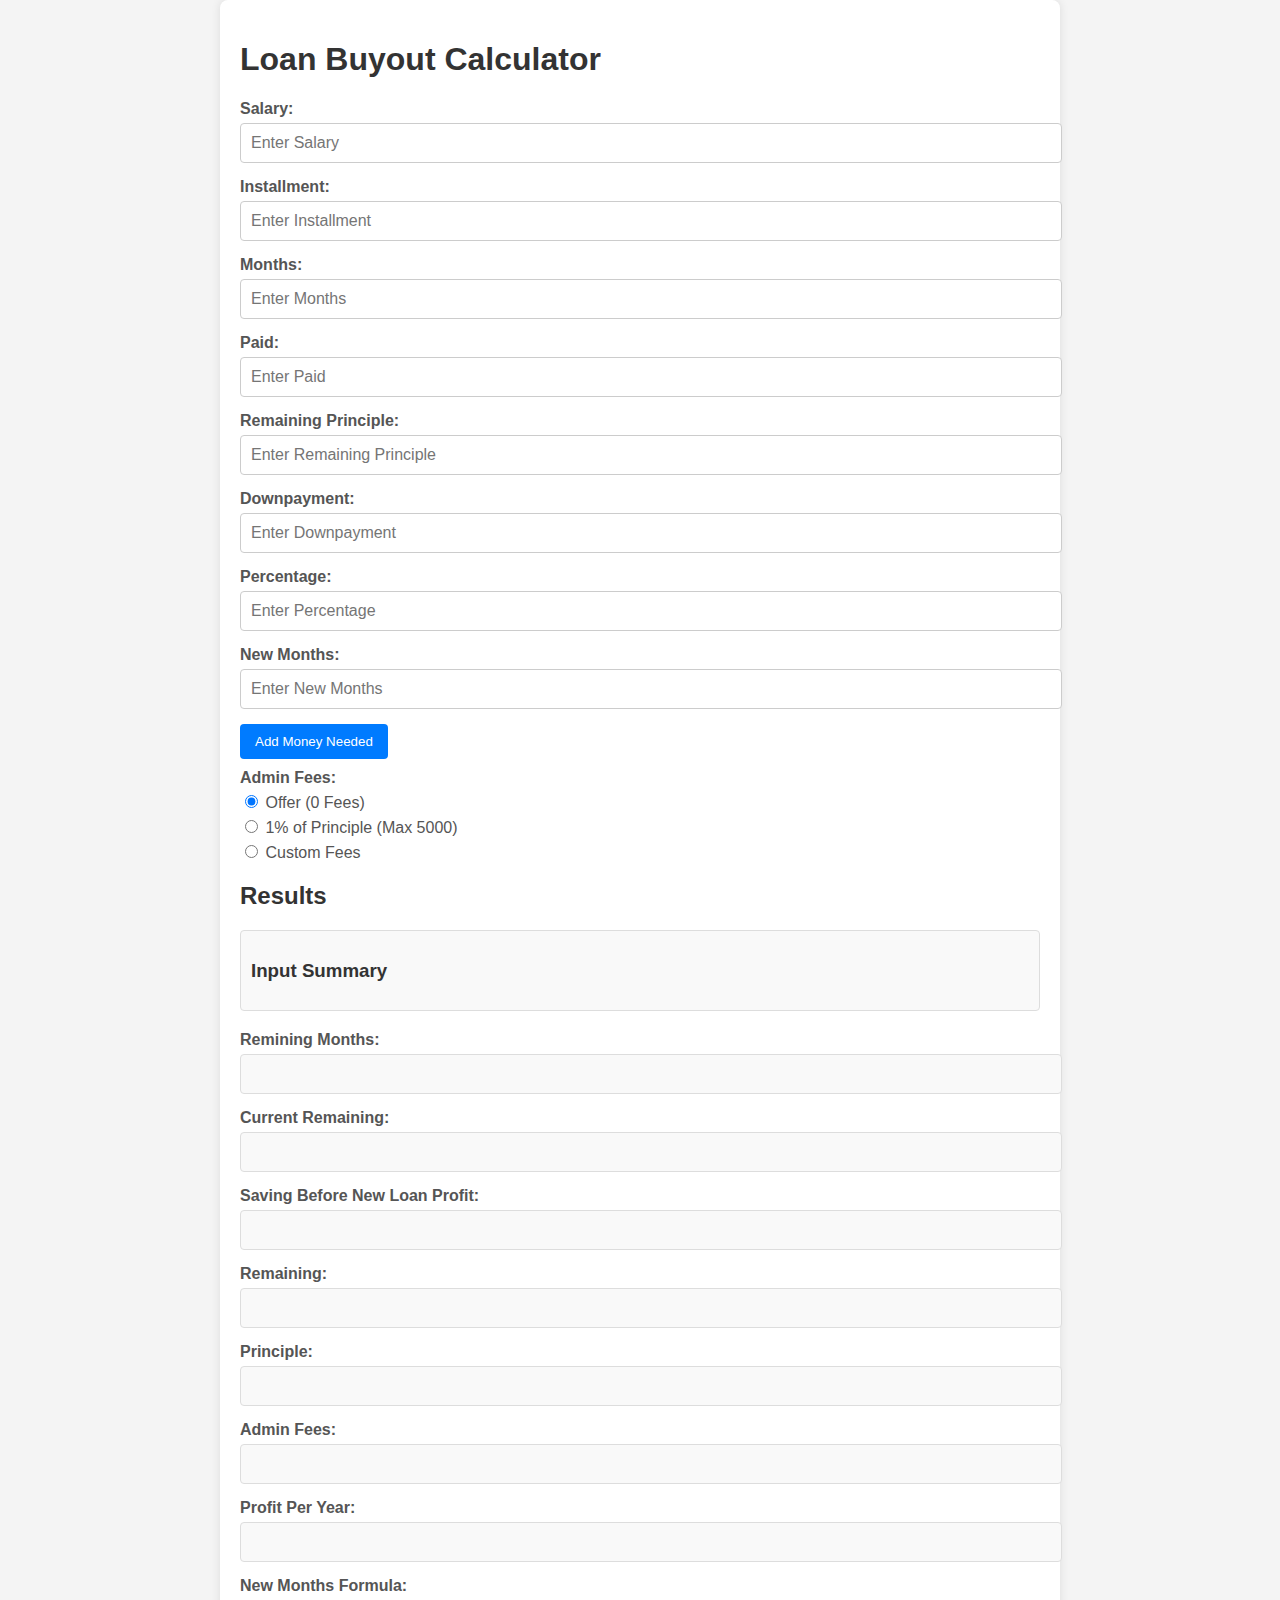
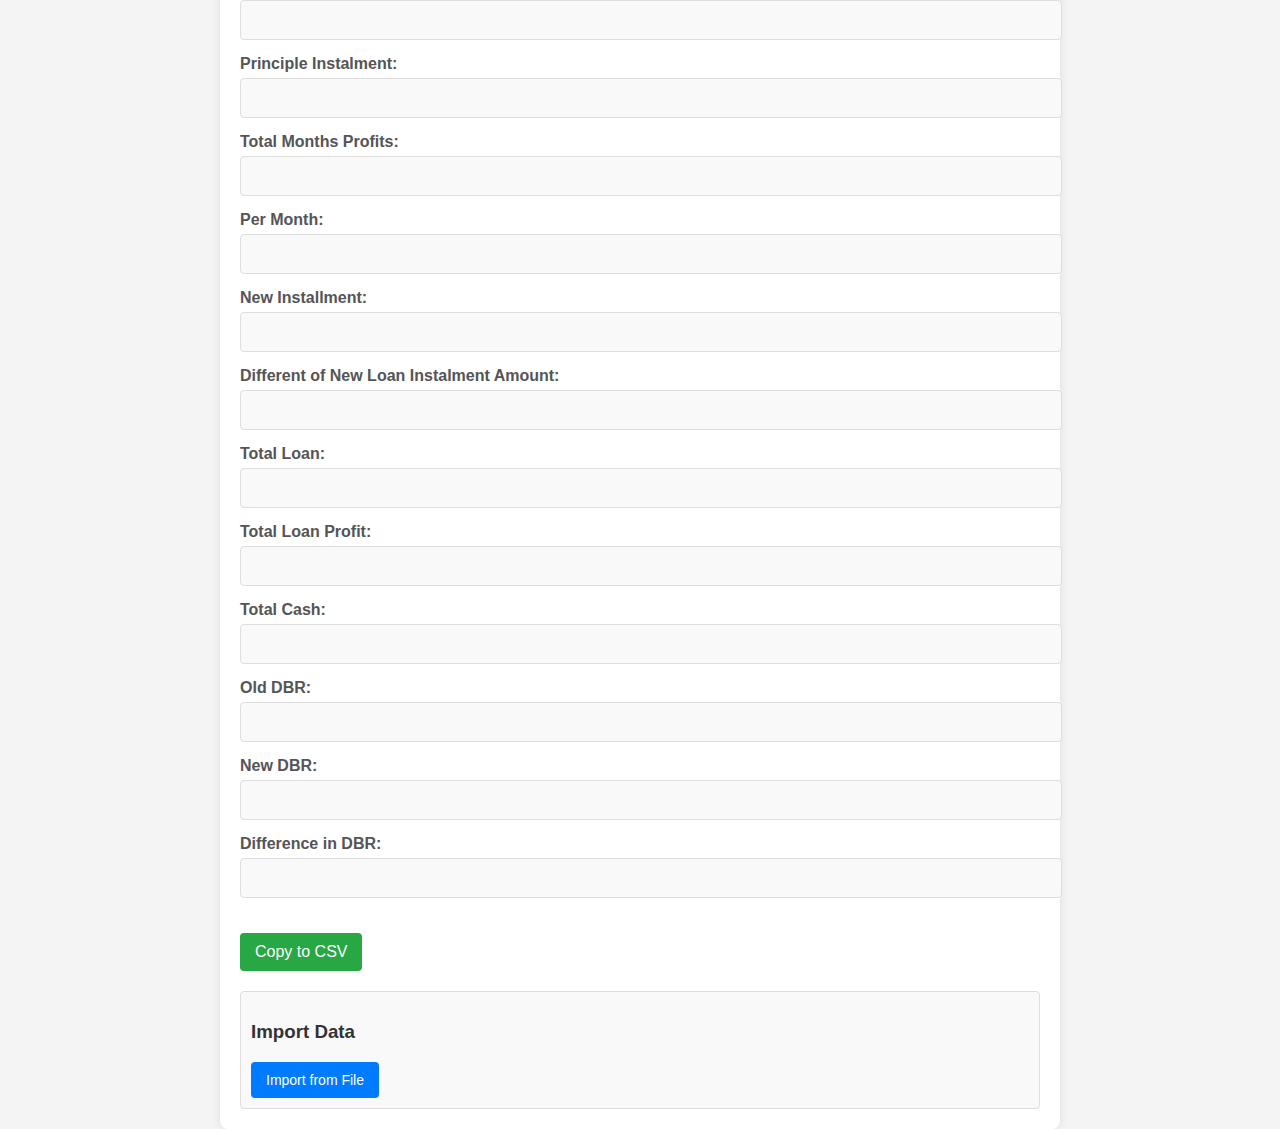
<file: buyout-loan/index.html>
<!DOCTYPE html>
<html lang="en">
<head>
    <meta charset="UTF-8">
    <meta name="viewport" content="width=device-width, initial-scale=1.0">
    <title>Loan Buyout Calculator</title>
    <link rel="stylesheet" href="styles.css">
</head>
<body>
    <div class="container">
        <h1>Loan Buyout Calculator</h1>
        <div class="input-section">
            <label for="salary">Salary:</label>
            <input type="text" id="salary" class="amount-input" placeholder="Enter Salary">

            <label for="installment">Installment:</label>
            <input type="text" id="installment" class="amount-input" placeholder="Enter Installment">

            <label for="months">Months:</label>
            <input type="number" id="months" placeholder="Enter Months">

            <label for="paid">Paid:</label>
            <input type="number" id="paid" placeholder="Enter Paid">

            <label for="remainingPrinciple">Remaining Principle:</label>
            <input type="text" id="remainingPrinciple" class="amount-input" placeholder="Enter Remaining Principle">

            <label for="downpayment">Downpayment:</label>
            <input type="text" id="downpayment" class="amount-input" placeholder="Enter Downpayment">

            <label for="percentage">Percentage:</label>
            <input type="number" id="percentage" placeholder="Enter Percentage">

            <label for="newMonths">New Months:</label>
            <input type="number" id="newMonths" placeholder="Enter New Months">

            <div class="money-needed">
                <button id="addMoneyNeeded">Add Money Needed</button>
                <div id="moneyNeededFields"></div>
            </div>

            <label for="adminFees">Admin Fees:</label>
            <div class="radio-buttons">
                <label><input type="radio" name="adminFees" value="0" checked> Offer (0 Fees)</label>
                <label><input type="radio" name="adminFees" value="1"> 1% of Principle (Max 5000)</label>
                <label><input type="radio" name="adminFees" value="custom"> Custom Fees</label>
            </div>
            <input type="text" id="customFees" class="amount-input" placeholder="Enter Custom Fees" style="display: none;">
        </div>

        <div class="result-section">
            <h2>Results</h2>
            <div class="input-summary">
                <h3>Input Summary</h3>
                <div id="inputSummary"></div>
            </div>
            <div class="results">
                <label for="reminingMonths">Remining Months:</label>
                <input type="text" id="reminingMonths" readonly>

                <label for="currentRemaining">Current Remaining:</label>
                <input type="text" id="currentRemaining" readonly>

                <label for="savingBeforeNewLoanProfit">Saving Before New Loan Profit:</label>
                <input type="text" id="savingBeforeNewLoanProfit" readonly>

                <label for="remaining">Remaining:</label>
                <input type="text" id="remaining" readonly>

                <label for="principle">Principle:</label>
                <input type="text" id="principle" readonly>

                <label for="adminFeesResult">Admin Fees:</label>
                <input type="text" id="adminFeesResult" readonly>

                <label for="profitPerYear">Profit Per Year:</label>
                <input type="text" id="profitPerYear" readonly>

                <label for="newMonthsFormula">New Months Formula:</label>
                <input type="text" id="newMonthsFormula" readonly>

                <label for="principleInstalment">Principle Instalment:</label>
                <input type="text" id="principleInstalment" readonly>

                <label for="totalMonthsProfits">Total Months Profits:</label>
                <input type="text" id="totalMonthsProfits" readonly>

                <label for="perMonth">Per Month:</label>
                <input type="text" id="perMonth" readonly>

                <label for="newInstallment">New Installment:</label>
                <input type="text" id="newInstallment" readonly>

                <label for="differentOfNewLoanInstalmentAmount">Different of New Loan Instalment Amount:</label>
                <input type="text" id="differentOfNewLoanInstalmentAmount" readonly>

                <label for="totalLoan">Total Loan:</label>
                <input type="text" id="totalLoan" readonly>

                <label for="totalLoanProfit">Total Loan Profit:</label>
                <input type="text" id="totalLoanProfit" readonly>

                <label for="totalCash">Total Cash:</label>
                <input type="text" id="totalCash" readonly>

                <label for="oldDBR">Old DBR:</label>
                <input type="text" id="oldDBR" readonly>

                <label for="newDBR">New DBR:</label>
                <input type="text" id="newDBR" readonly>

                <label for="differenceDBR">Difference in DBR:</label>
                <input type="text" id="differenceDBR" readonly>
            </div>
            <button id="copyToCsv">Copy to CSV</button>
        </div>

        <!-- Import Section -->
        <div class="import-section">
            <h3>Import Data</h3>
            <input type="file" id="importFileInput" accept=".csv, .txt" style="display: none;">
            <button id="importFileButton">Import from File</button>
        </div>
    </div>
    <script src="script.js"></script>
</body>
</html>
</file>
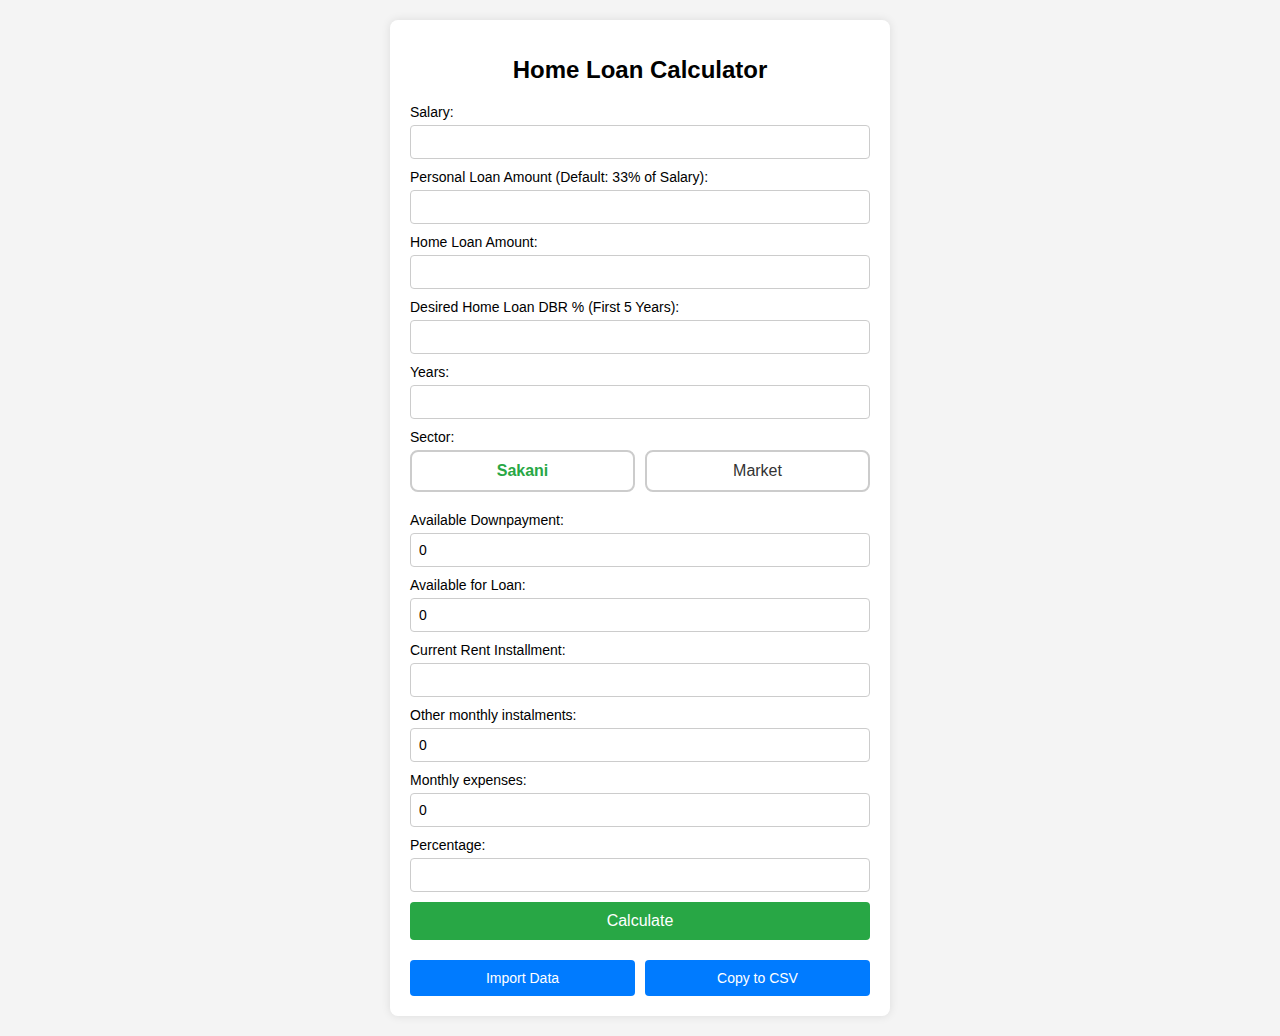
<file: home-calc/index.html>
<!DOCTYPE html>
<html lang="en">
<head>
    <meta charset="UTF-8">
    <meta name="viewport" content="width=device-width, initial-scale=1.0">
    <title>Home Loan Calculator</title>
    <link rel="stylesheet" href="styles.css">
</head>
<body>
    <div class="calculator">
        <h1>Home Loan Calculator</h1>
        <form id="loanForm">
            <label for="salary">Salary:</label>
            <input type="text" id="salary" required>

            <label for="personalLoanAmount">Personal Loan Amount (Default: 33% of Salary):</label>
            <input type="text" id="personalLoanAmount" required>

            <label for="homeLoanAmount">Home Loan Amount:</label>
            <input type="text" id="homeLoanAmount" required>

            <label for="desiredHomeLoanDBR">Desired Home Loan DBR % (First 5 Years):</label>
            <input type="number" id="desiredHomeLoanDBR" required>

            <label for="years">Years:</label>
            <input type="number" id="years" required>

            <label>Sector:</label>
            <div class="sector-options">
                <label class="sector-option">
                    <input type="radio" name="sector" value="sakani" checked>
                    <span>Sakani</span>
                </label>
                <label class="sector-option">
                    <input type="radio" name="sector" value="market">
                    <span>Market</span>
                </label>
            </div>
            <label for="availableDownpayment">Available Downpayment:</label>
            <input type="text" id="availableDownpayment" value="0">

            <label for="availableForLoan">Available for Loan:</label>
            <input type="text" id="availableForLoan" value="0">

            <label for="currentRent">Current Rent Installment:</label>
            <input type="text" id="currentRent" required>

            <label for="otherMonthlyInstalments">Other monthly instalments:</label>
            <input type="text" id="otherMonthlyInstalments" value="0">

            <label for="monthlyExpenses">Monthly expenses:</label>
            <input type="text" id="monthlyExpenses" value="0">

            <label for="percentage">Percentage:</label>
            <input type="number" id="percentage" required>

            <button type="button" onclick="calculateLoan()">Calculate</button>
        </form>

        <div id="results">
            <!-- Results will be displayed here -->
        </div>

        <!-- Add Import and Export Buttons -->
        <div class="import-export-buttons">
            <button id="importButton">Import Data</button>
            <button id="copyToCsvButton">Copy to CSV</button>
        </div>

        <!-- Hidden file input for import -->
        <input type="file" id="importFileInput" accept=".csv, .txt" style="display: none;">
    </div>

    <script src="script.js"></script>
</body>
</html>
</file>
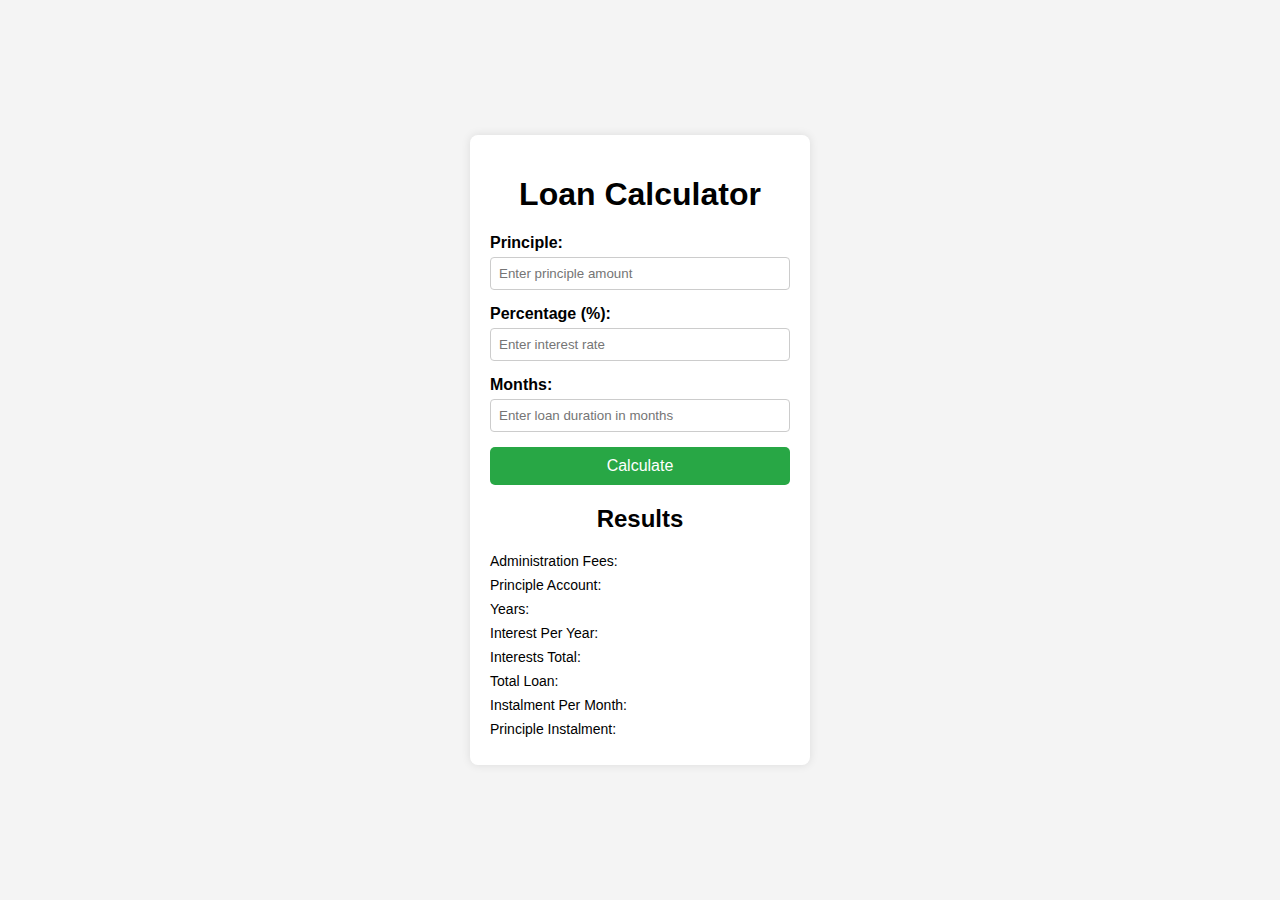
<file: loan-calc/index.html>
<!DOCTYPE html>
<html lang="en">
<head>
    <meta charset="UTF-8">
    <meta name="viewport" content="width=device-width, initial-scale=1.0">
    <title>Loan Calculator</title>
    <link rel="stylesheet" href="styles.css">
</head>
<body>
    <div class="calculator">
        <h1>Loan Calculator</h1>
        <div class="input-group">
            <label for="principle">Principle:</label>
            <input type="text" id="principle" placeholder="Enter principle amount" oninput="formatNumberInput(this)">
        </div>
        <div class="input-group">
            <label for="percentage">Percentage (%):</label>
            <input type="number" id="percentage" placeholder="Enter interest rate" step="0.01">
        </div>
        <div class="input-group">
            <label for="months">Months:</label>
            <input type="number" id="months" placeholder="Enter loan duration in months" min="1" max="60" oninput="validateMonths(this)">
        </div>
        <button onclick="calculateLoan()">Calculate</button>

        <div class="results">
            <h2>Results</h2>
            <p>Administration Fees: <span id="adminFees"></span></p>
            <p>Principle Account: <span id="principleAccount"></span></p>
            <p>Years: <span id="years"></span></p>
            <p>Interest Per Year: <span id="interestPerYear"></span></p>
            <p>Interests Total: <span id="interestsTotal"></span></p>
            <p>Total Loan: <span id="totalLoan"></span></p>
            <p>Instalment Per Month: <span id="instalmentPerMonth"></span></p>
            <p>Principle Instalment: <span id="principleInstalment"></span></p>
        </div>
    </div>

    <script src="script.js"></script>
</body>
</html>
</file>
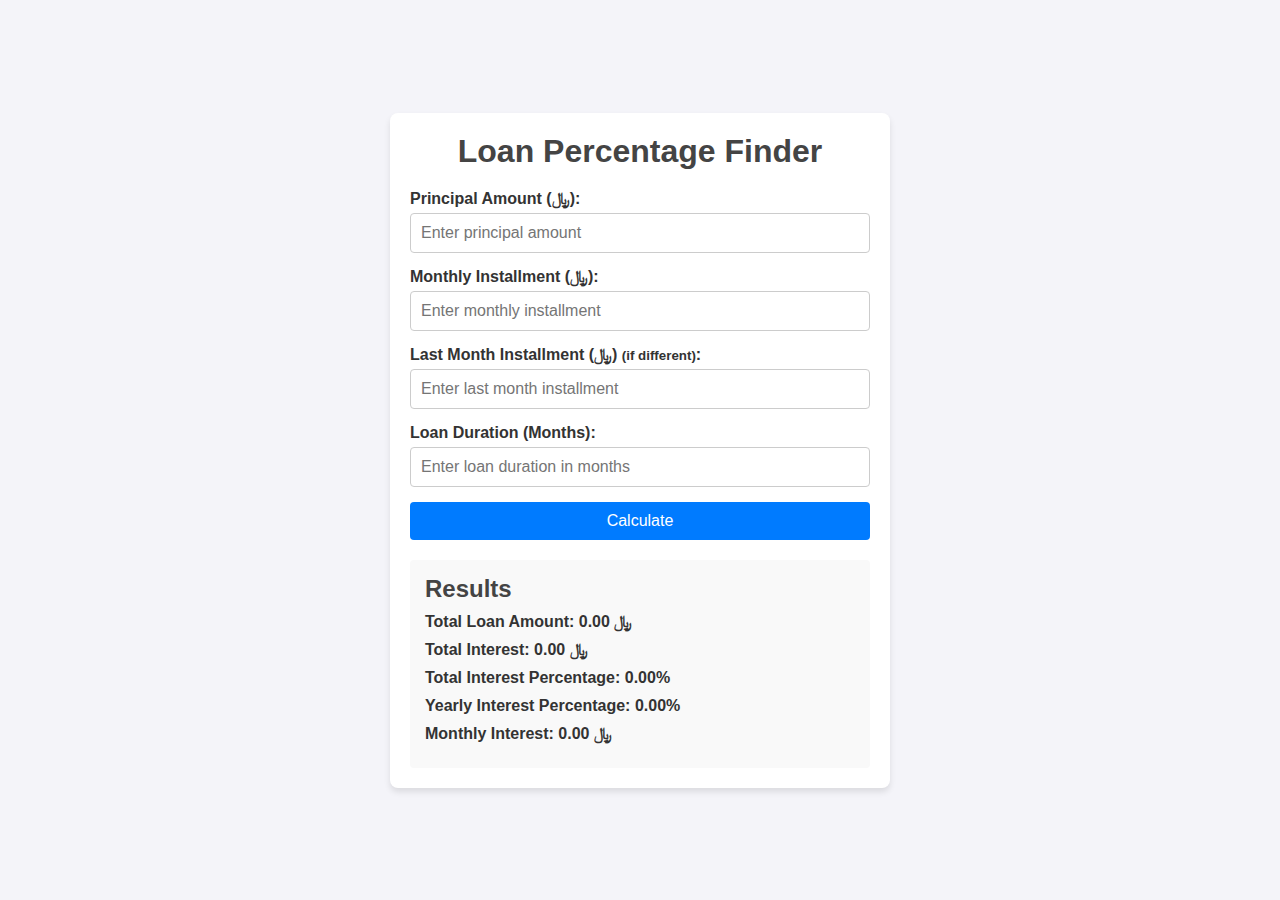
<file: loan-perc-calc/index.html>
<!DOCTYPE html>
<html lang="en">
<head>
  <meta charset="UTF-8">
  <meta name="viewport" content="width=device-width, initial-scale=1.0">
  <title>Loan Percentage Finder</title>
  <link rel="stylesheet" href="styles.css">
</head>
<body>
  <div class="container">
    <h1>Loan Percentage Finder</h1>
    <form id="loanForm">
      <div class="input-group">
        <label for="principal">Principal Amount (﷼):</label>
        <input type="text" id="principal" placeholder="Enter principal amount" required>
      </div>
      <div class="input-group">
        <label for="installment">Monthly Installment (﷼):</label>
        <input type="text" id="installment" placeholder="Enter monthly installment" required>
      </div>
      <div class="input-group">
        <label for="lastInstallment">Last Month Installment (﷼) <small>(if different)</small>:</label>
        <input type="text" id="lastInstallment" placeholder="Enter last month installment">
      </div>
      <div class="input-group">
        <label for="months">Loan Duration (Months):</label>
        <input type="number" id="months" placeholder="Enter loan duration in months" required>
      </div>
      <button type="submit">Calculate</button>
    </form>

    <div class="results">
      <h2>Results</h2>
      <p><strong>Total Loan Amount:</strong> <span id="totalLoan">﷼ 0.00</span></p>
      <p><strong>Total Interest:</strong> <span id="totalInterest">﷼ 0.00</span></p>
      <p><strong>Total Interest Percentage:</strong> <span id="totalInterestPercentage">0.00%</span></p>
      <p><strong>Yearly Interest Percentage:</strong> <span id="yearlyInterestPercentage">0.00%</span></p>
      <p><strong>Monthly Interest:</strong> <span id="monthlyInterest">﷼ 0.00</span></p>
    </div>
  </div>

  <script src="script.js"></script>
</body>
</html>
</file>
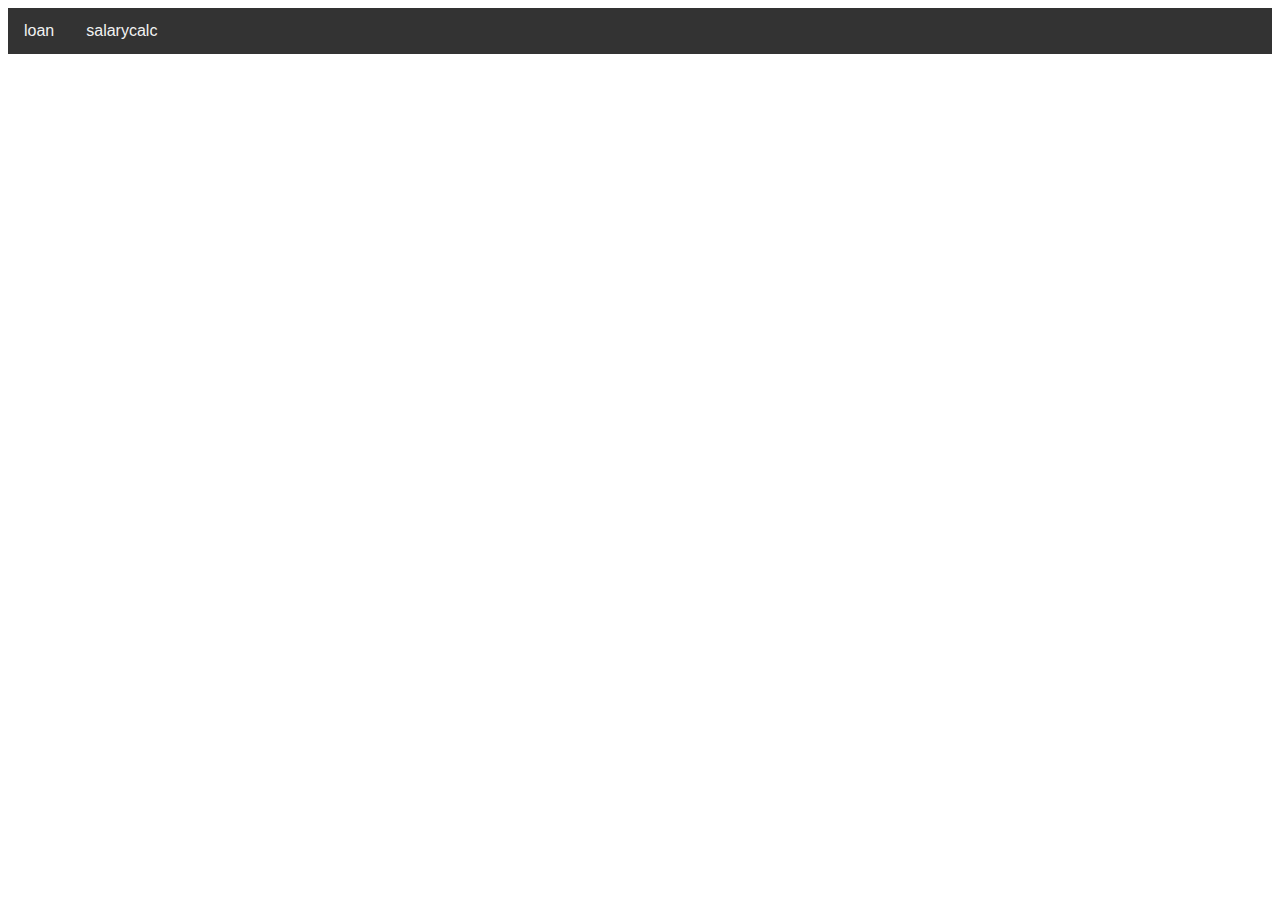
<file: loan/index.html>
<!DOCTYPE html>
<html lang="en">
  <head>
    <meta charset="UTF-8" />
    <meta http-equiv="X-UA-Compatible" content="IE=edge" />
    <meta name="viewport" content="width=device-width, initial-scale=1.0" />
    <title>Business website</title>
    <style>
      body {
          font-family: Arial, sans-serif;
      }
      .navbar {
          overflow: hidden;
          background-color: #333;
          display: flex;
          justify-content: flex-start;
          align-items: center;
      }
      .navbar a {
          float: left;
          display: block;
          color: #f2f2f2;
          text-align: center;
          padding: 14px 16px;
          text-decoration: none;
      }
      .navbar a:hover {
          background-color: #ddd;
          color: black;
      }
  </style>
  </head>
  <body>
    <div class="navbar">
      <a href="./loan.html">loan</a>
      <a href="./salarycalc.html">salarycalc</a>
  </div>
  </body>
</html>
</file>
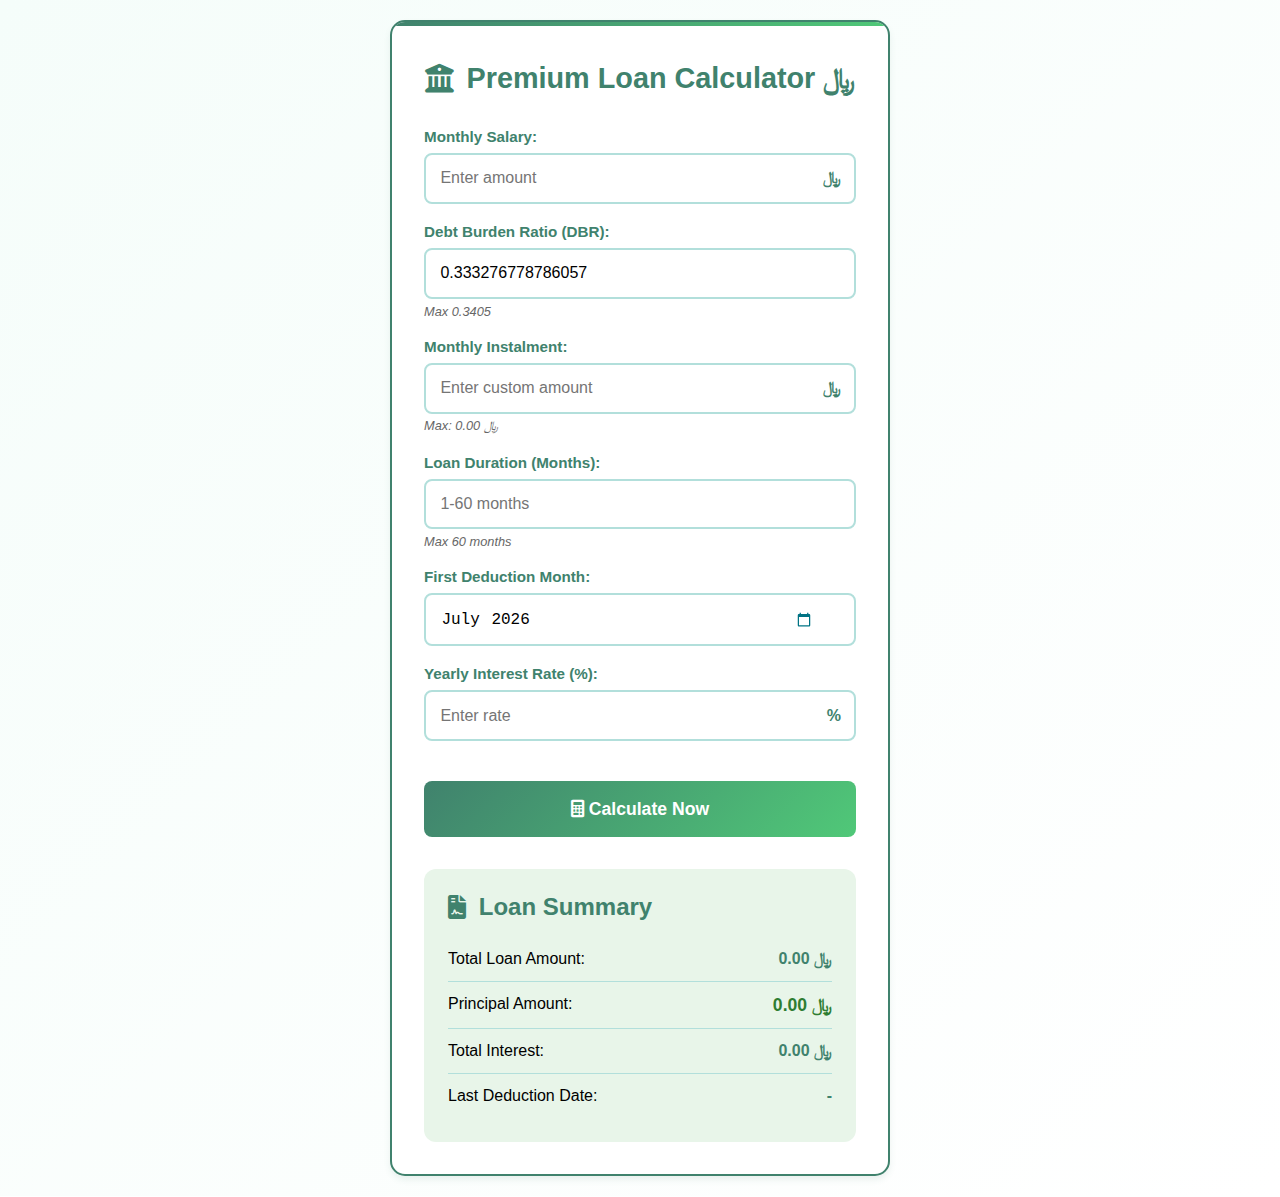
<file: max-pl-calc/index.html>
<!DOCTYPE html>
<html lang="en">
<head>
    <meta charset="UTF-8">
    <meta name="viewport" content="width=device-width, initial-scale=1.0">
    <title>Premium Loan Calculator</title>
    <link rel="stylesheet" href="styles.css">
    <link rel="stylesheet" href="https://cdnjs.cloudflare.com/ajax/libs/font-awesome/6.0.0/css/all.min.css">
</head>
<body>
    <div class="container">
        <div class="calculator">
            <div class="header">
                <h1><i class="fas fa-university"></i> Premium Loan Calculator ﷼</h1>
            </div>

            <div class="input-section">
                <div class="input-group">
                    <label>Monthly Salary:</label>
                    <div class="input-wrapper">
                        <input type="text" id="salary" placeholder="Enter amount">
                        <span class="currency">﷼</span>
                    </div>
                </div>

                <div class="input-group">
                    <label>Debt Burden Ratio (DBR):</label>
                    <input type="number" id="dbr" value="0.333276778786057" step="0.0001"
                           min="0" max="0.3405">
                    <div class="note">Max 0.3405</div>
                </div>

                <div class="input-group">
                    <label>Monthly Instalment:</label>
                    <div class="input-wrapper">
                        <input type="text" id="instalment" placeholder="Enter custom amount">
                        <span class="currency">﷼</span>
                    </div>
                    <div class="note">Max: <span id="maxInstalment">﷼ 0.00</span></div>
                </div>

                <div class="input-group">
                    <label>Loan Duration (Months):</label>
                    <input type="number" id="months" min="1" max="60" placeholder="1-60 months">
                    <div class="note">Max 60 months</div>
                </div>

                <div class="input-group">
                    <label>First Deduction Month:</label>
                    <div class="input-wrapper">
                        <input type="month" id="startDate">
                    </div>
                </div>

                <div class="input-group">
                    <label>Yearly Interest Rate (%):</label>
                    <div class="input-wrapper">
                        <input type="number" id="interest" step="0.01" placeholder="Enter rate">
                        <span class="percentage">%</span>
                    </div>
                </div>
            </div>

            <button class="calculate-btn" onclick="calculate()">
                <i class="fas fa-calculator"></i> Calculate Now
            </button>

            <div class="results">
                <h2><i class="fas fa-file-contract"></i> Loan Summary</h2>
                <div class="result-item">
                    <span>Total Loan Amount:</span>
                    <span id="totalLoan">﷼ 0.00</span>
                </div>
                <div class="result-item highlight">
                    <span>Principal Amount:</span>
                    <span id="principal">﷼ 0.00</span>
                </div>
                <div class="result-item">
                    <span>Total Interest:</span>
                    <span id="totalInterest">﷼ 0.00</span>
                </div>
                <div class="result-item">
                    <span>Last Deduction Date:</span>
                    <span id="endDate">-</span>
                </div>
            </div>
        </div>
    </div>

    <script src="script.js"></script>
</body>
</html>
</file>
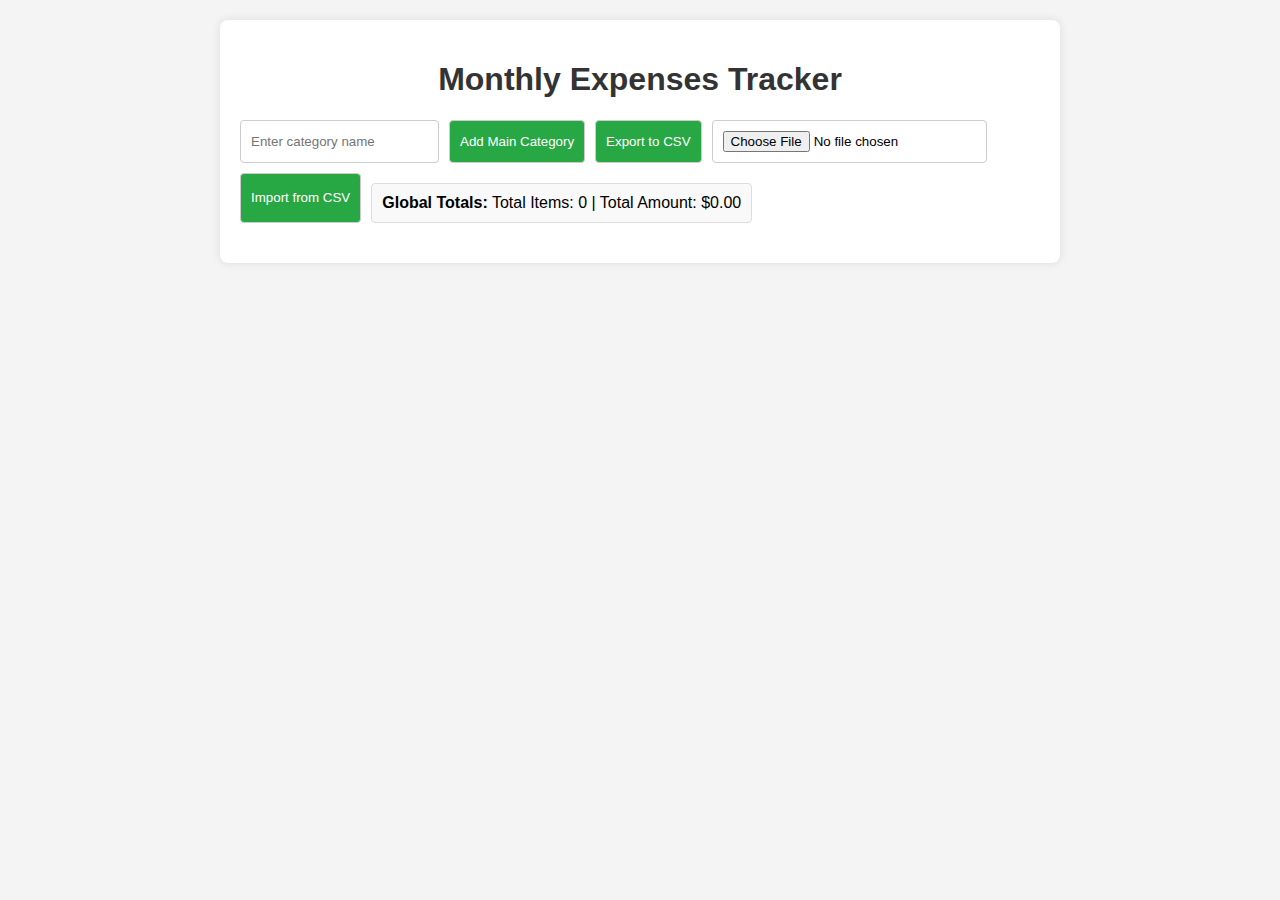
<file: monthly-expenses/index.html>
<!DOCTYPE html>
<html lang="en">
<head>
  <meta charset="UTF-8">
  <meta name="viewport" content="width=device-width, initial-scale=1.0">
  <title>Monthly Expenses Tracker</title>
  <link rel="stylesheet" href="styles.css">
</head>
<body>
  <div class="container">
    <h1>Monthly Expenses Tracker</h1>
    <div class="controls">
      <input type="text" id="categoryName" placeholder="Enter category name">
      <button id="addCategory">Add Main Category</button>
      <button id="exportData">Export to CSV</button>
      <input type="file" id="importFile" accept=".csv">
      <button id="importData">Import from CSV</button>
      <!-- Global Totals Display -->
      <div id="globalTotals">
        <strong>Global Totals:</strong>
        <span id="totalItems">Total Items: 0</span> | 
        <span id="totalAmount">Total Amount: $0.00</span>
      </div>
    </div>
    <div id="categories"></div>
  </div>
  <script src="script.js"></script>
</body>
</html>
</file>
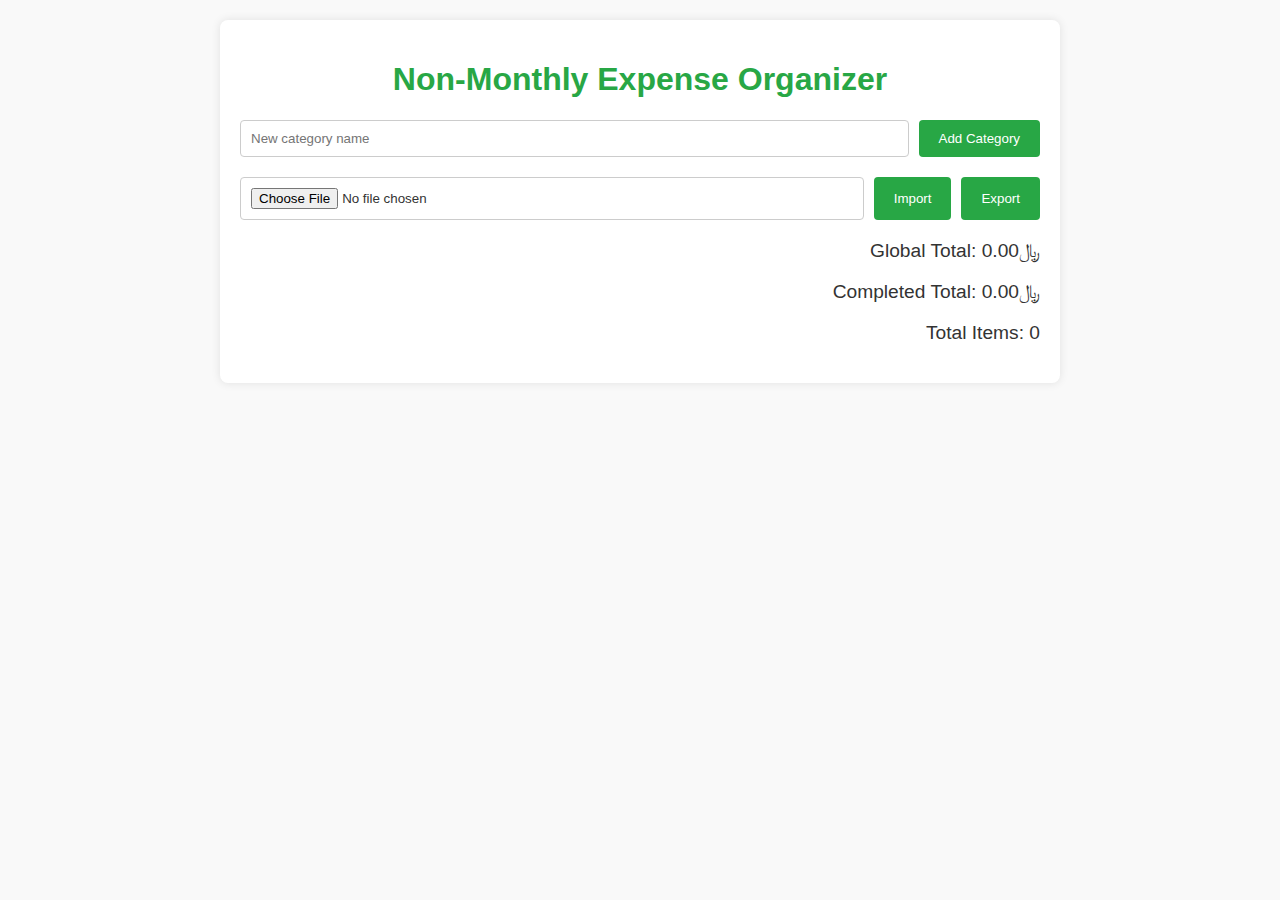
<file: non-monthly-expenses/index.html>
<!DOCTYPE html>
<html lang="en">
<head>
  <meta charset="UTF-8">
  <meta name="viewport" content="width=device-width, initial-scale=1.0">
  <title>Non-Monthly Expense Organizer</title>
  <link rel="stylesheet" href="styles.css">
</head>
<body>
  <div class="container">
    <h1>Non-Monthly Expense Organizer</h1>

    <div class="add-category">
      <input type="text" id="categoryName" placeholder="New category name">
      <button onclick="addCategory()">Add Category</button>
    </div>

    <div class="import-export">
      <input type="file" id="importFile" accept=".csv">
      <button onclick="importData()">Import</button>
      <button onclick="exportData()">Export</button>
    </div>

    <div id="categoriesContainer"></div>

    <div class="totals">
      <p>Global Total: ﷼<span id="globalTotal">0.00</span></p>
      <p>Completed Total: ﷼<span id="globalDoneTotal">0.00</span></p>
      <p>Total Items: <span id="totalItems">0</span></p>
    </div>
  </div>

  <script src="script.js"></script>
</body>
</html>
</file>
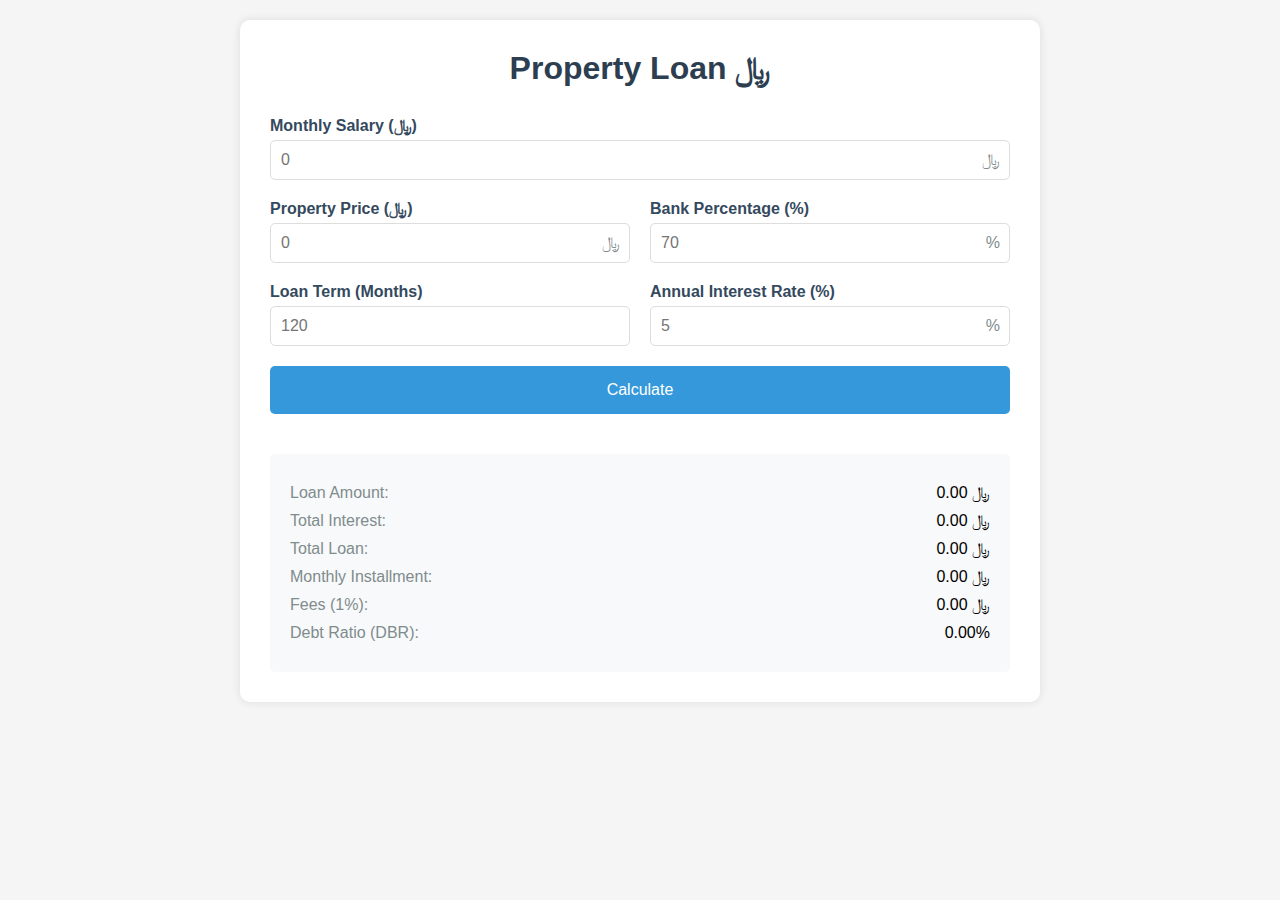
<file: property-loan/index.html>
<!DOCTYPE html>
<html lang="en">
<head>
    <meta charset="UTF-8">
    <meta name="viewport" content="width=device-width, initial-scale=1.0">
    <title>Property Loan Calculator</title>
    <link rel="stylesheet" href="styles.css">
</head>
<body>
    <div class="container">
        <h1>Property Loan ﷼</h1>
        
        <div class="calculator">
            <div class="input-group">
                <label>Monthly Salary (﷼)</label>
                <div class="input-container">
                    <input type="text" id="salary" placeholder="0" onblur="formatComma(this)" onfocus="unformatComma(this)">
                    <span class="currency">﷼</span>
                </div>
            </div>

            <div class="input-row">
                <div class="input-group">
                    <label>Property Price (﷼)</label>
                    <div class="input-container">
                        <input type="text" id="propertyPrice" placeholder="0" onblur="formatComma(this)" onfocus="unformatComma(this)">
                        <span class="currency">﷼</span>
                    </div>
                </div>
                <div class="input-group">
                    <label>Bank Percentage (%)</label>
                    <div class="input-container">
                        <input type="number" id="percentage" placeholder="70" step="1">
                        <span class="currency">%</span>
                    </div>
                </div>
            </div>

            <div class="input-row">
                <div class="input-group">
                    <label>Loan Term (Months)</label>
                    <input type="number" id="months" placeholder="120">
                </div>
                <div class="input-group">
                    <label>Annual Interest Rate (%)</label>
                    <div class="input-container">
                        <input type="number" id="interestRate" placeholder="5" step="0.1">
                        <span class="currency">%</span>
                    </div>
                </div>
            </div>

            <button onclick="calculateLoan()">Calculate</button>

            <div class="results">
                <div class="result-item">
                    <span>Loan Amount:</span>
                    <span id="loanAmount">﷼ 0.00</span>
                </div>
                <div class="result-item">
                    <span>Total Interest:</span>
                    <span id="totalInterest">﷼ 0.00</span>
                </div>
                <div class="result-item">
                    <span>Total Loan:</span>
                    <span id="totalLoan">﷼ 0.00</span>
                </div>
                <div class="result-item">
                    <span>Monthly Installment:</span>
                    <span id="installment">﷼ 0.00</span>
                </div>
                <div class="result-item">
                    <span>Fees (1%):</span>
                    <span id="fees">﷼ 0.00</span>
                </div>
                <div class="result-item">
                    <span>Debt Ratio (DBR):</span>
                    <span id="dbr">0.00%</span>
                </div>
            </div>
        </div>
    </div>

    <script src="script.js"></script>
</body>
</html>
</file>
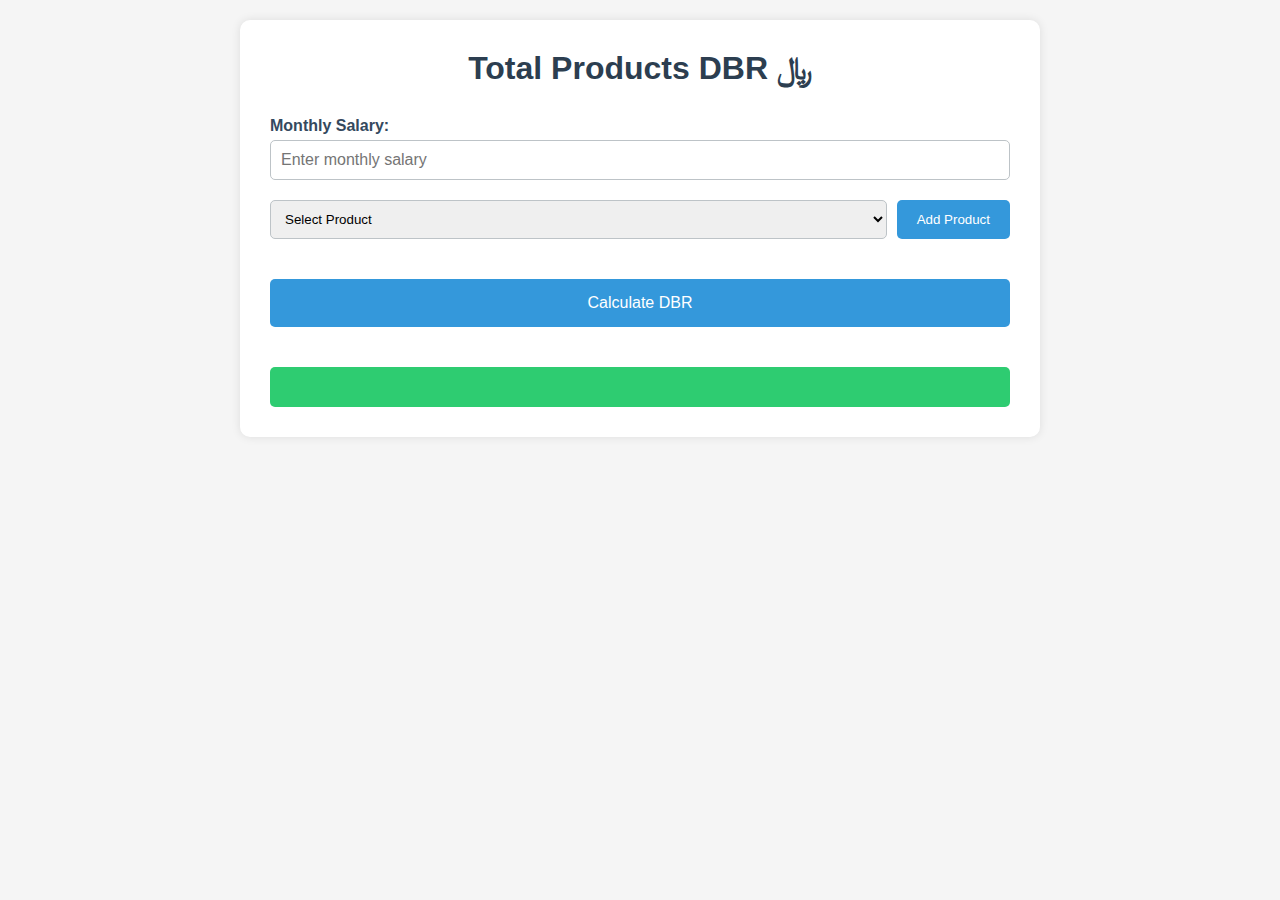
<file: total-dbr/index.html>
<!DOCTYPE html>
<html lang="en">
<head>
    <meta charset="UTF-8">
    <meta name="viewport" content="width=device-width, initial-scale=1.0">
    <title>Total Products DBR</title>
    <link rel="stylesheet" href="styles.css">
</head>
<body>
    <div class="container">
        <h1>Total Products DBR ﷼</h1>
        
        <div class="input-group">
            <label for="salary">Monthly Salary:</label>
            <input type="number" id="salary" placeholder="Enter monthly salary">
        </div>

        <div class="product-selector">
            <select id="productType">
                <option value="">Select Product</option>
                <option value="personalLoan">Personal Loan</option>
                <option value="creditCard">Credit Card</option>
                <option value="autoLeasing">Auto Leasing</option>
                <option value="homeLoan">Home Loan</option>
            </select>
            <button onclick="addProduct()">Add Product</button>
        </div>

        <div id="productsList" class="products-list"></div>

        <button class="calculate-btn" onclick="calculateDBR()">Calculate DBR</button>

        <div id="results" class="results"></div>
    </div>

    <script src="app.js"></script>
</body>
</html>
</file>
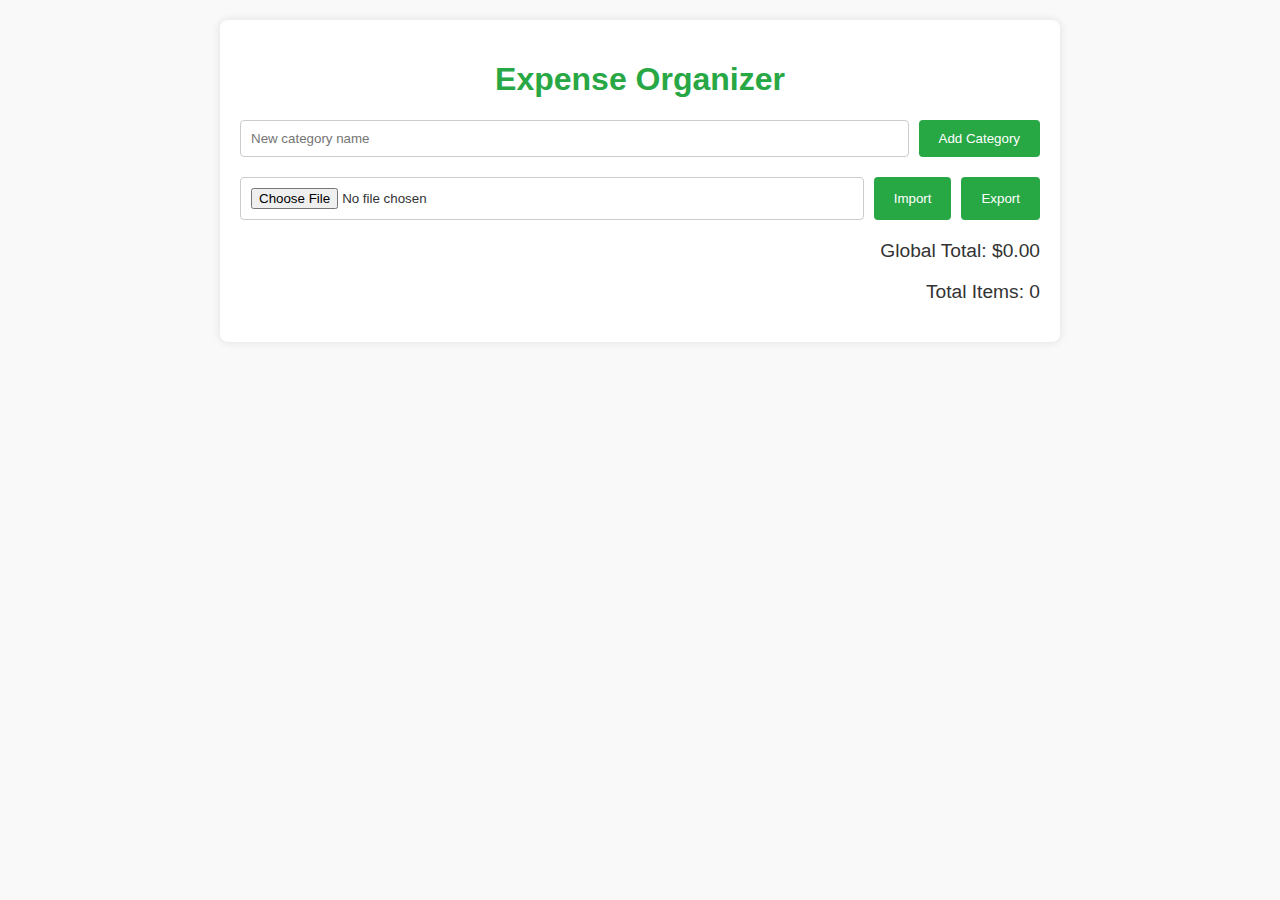
<file: Track Non-Monthly Expenses/index.html>
<!DOCTYPE html>
<html lang="en">
<head>
  <meta charset="UTF-8">
  <meta name="viewport" content="width=device-width, initial-scale=1.0">
  <title>Expense Organizer</title>
  <link rel="stylesheet" href="styles.css">
</head>
<body>
  <div class="container">
    <h1>Expense Organizer</h1>

    <!-- Add Category -->
    <div class="add-category">
      <input type="text" id="categoryName" placeholder="New category name">
      <button onclick="addCategory()">Add Category</button>
    </div>

    <!-- Import/Export -->
    <div class="import-export">
      <input type="file" id="importFile" accept=".csv">
      <button onclick="importData()">Import</button>
      <button onclick="exportData()">Export</button>
    </div>

    <!-- Display Categories -->
    <div id="categoriesContainer"></div>

    <!-- Global Totals -->
    <div class="totals">
      <p>Global Total: $<span id="globalTotal">0.00</span></p>
      <p>Total Items: <span id="totalItems">0</span></p>
    </div>
  </div>

  <script src="script.js"></script>
</body>
</html>
</file>
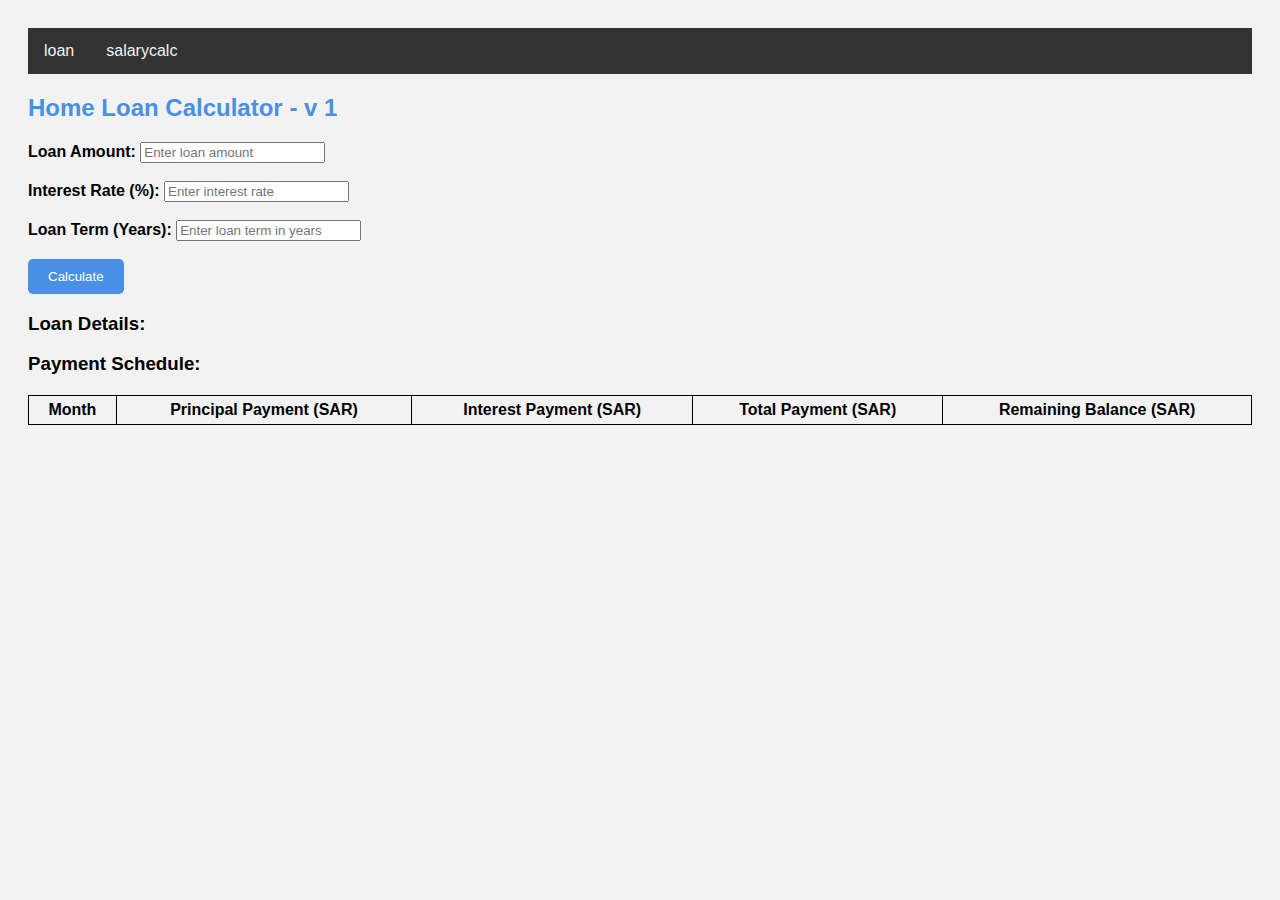
<file: loan.html>
<!DOCTYPE html>
<html>
<head>
  <title>Home Loan Calculator</title>
  <style>
    body {
      font-family: Arial, sans-serif;
      padding: 20px;
      background-color: #f2f2f2;
    }

    .navbar {
          overflow: hidden;
          background-color: #333;
          display: flex;
          justify-content: flex-start;
          align-items: center;
      }
      .navbar a {
          float: left;
          display: block;
          color: #f2f2f2;
          text-align: center;
          padding: 14px 16px;
          text-decoration: none;
      }
      .navbar a:hover {
          background-color: #ddd;
          color: black;
      }

    h2 {
      color: #4a90e2;
    }
    label {
      font-weight: bold;
    }
    table, th, td {
      border: 1px solid black;
      border-collapse: collapse;
    }
    th, td {
      padding: 5px;
      text-align: center;
    }
    #paymentTable {
      width: 100%;
      margin-top: 20px;
    }
    button {
      background-color: #4a90e2;
      color: white;
      padding: 10px 20px;
      border: none;
      border-radius: 5px;
      cursor: pointer;
    }
  </style>
</head>
<body>
  <div class="navbar">
    <a href="./loan.html">loan</a>
    <a href="./salarycalc.html">salarycalc</a>
</div>
  <h2>Home Loan Calculator - v 1</h2>
  <label for="amount">Loan Amount:</label>
  <input type="text" id="amount" placeholder="Enter loan amount" oninput="formatInput('amount')" /><br/><br/>
  <label for="rate">Interest Rate (%):</label>
  <input type="text" id="rate" placeholder="Enter interest rate" oninput="formatInput('rate')" /><br/><br/>
  <label for="years">Loan Term (Years):</label>
  <input type="text" id="years" placeholder="Enter loan term in years" oninput="formatInput('years')" /><br/><br/>
  <button onclick="calculate()">Calculate</button>
  <h3>Loan Details:</h3>
  <p id="output"></p>
  <h3>Payment Schedule:</h3>
  <table id="paymentTable">
    <thead>
      <tr>
        <th>Month</th>
        <th>Principal Payment (SAR)</th>
        <th>Interest Payment (SAR)</th>
        <th>Total Payment (SAR)</th>
        <th>Remaining Balance (SAR)</th>
      </tr>
    </thead>
    <tbody id="paymentBody"></tbody>
    <tfoot id="paymentFooter"></tfoot>
  </table>
  <script>
    function formatNumber(n) {
      return n.toLocaleString('en-US', {minimumFractionDigits: 2, maximumFractionDigits: 2});
    }

    function formatInput(id) {
      var input = document.getElementById(id);
      var value = input.value.replace(/,/g, '');
      input.value = parseFloat(value).toLocaleString('en-US');
    }
	  
    function formatInput(input) {
    var input = document.getElementById(id);
    var value = input.value.replace(/,/g, '');
    if (!isNaN(value) && value >= 0 && value <= 100) {
        input.value = parseFloat(value).toFixed(2);
    } else {
        input.value = "";
    }
}


 


    
	
	
	function calculate() {
    var loanAmount = parseFloat(document.getElementById("amount").value.replace(/,/g, ''));
    var interestRate = parseFloat(document.getElementById("rate").value.replace(/,/g, '')) / 100;
    var loanTerm = parseFloat(document.getElementById("years").value.replace(/,/g, ''));

    var fees = Math.min(loanAmount * 0.01, 5000);
    var vat = fees * 0.05;
    var totalFees = fees + vat;

    var totalInterest = loanAmount * interestRate * loanTerm;
    var totalRepayment = loanAmount + totalInterest;
    
    var monthlyPayment = totalRepayment / (loanTerm * 12);
    var remainingInterest = totalInterest;

    var tableBody = document.getElementById("paymentBody");
    tableBody.innerHTML = "";
    var remainingBalance = totalRepayment;

    for (var i = 1; i <= loanTerm * 12; i++) {
        var interestPaymentForThisMonth = Math.min(remainingInterest, remainingBalance * (interestRate / 12));
        var principalPaymentForThisMonth = monthlyPayment - interestPaymentForThisMonth;

        if (remainingInterest <= 0) {
            principalPaymentForThisMonth = monthlyPayment;
            interestPaymentForThisMonth = 0;
        }

        remainingInterest -= interestPaymentForThisMonth;
        remainingBalance -= monthlyPayment;

        var row = "<tr><td>" + i + "</td><td>SAR " + formatNumber(principalPaymentForThisMonth) + "</td><td>SAR " + formatNumber(interestPaymentForThisMonth) + "</td><td>SAR " + formatNumber(monthlyPayment) + "</td><td>SAR " + formatNumber(remainingBalance) + "</td></tr>";
        tableBody.innerHTML += row;
    }

    document.getElementById("output").innerHTML = "Original Loan Amount: SAR " + formatNumber(loanAmount) + 
    "<br>Interest Rate: " + (interestRate * 100).toFixed(2) + "%" + 
    "<br>Monthly Payment: SAR " + formatNumber(monthlyPayment) + 
    "<br>Fees: SAR " + formatNumber(fees) + 
    "<br>VAT: SAR " + formatNumber(vat) + 
    "<br>Total Fees: SAR " + formatNumber(totalFees) +
    "<br>Total Principal Payment: SAR " + formatNumber(loanAmount) +
    "<br>Total Interest Payment: SAR " + formatNumber(totalInterest) +
    "<br>Total Payments (Principal + Interest): SAR " + formatNumber(totalRepayment);
}







  </script>
</body>
</html>
</file>
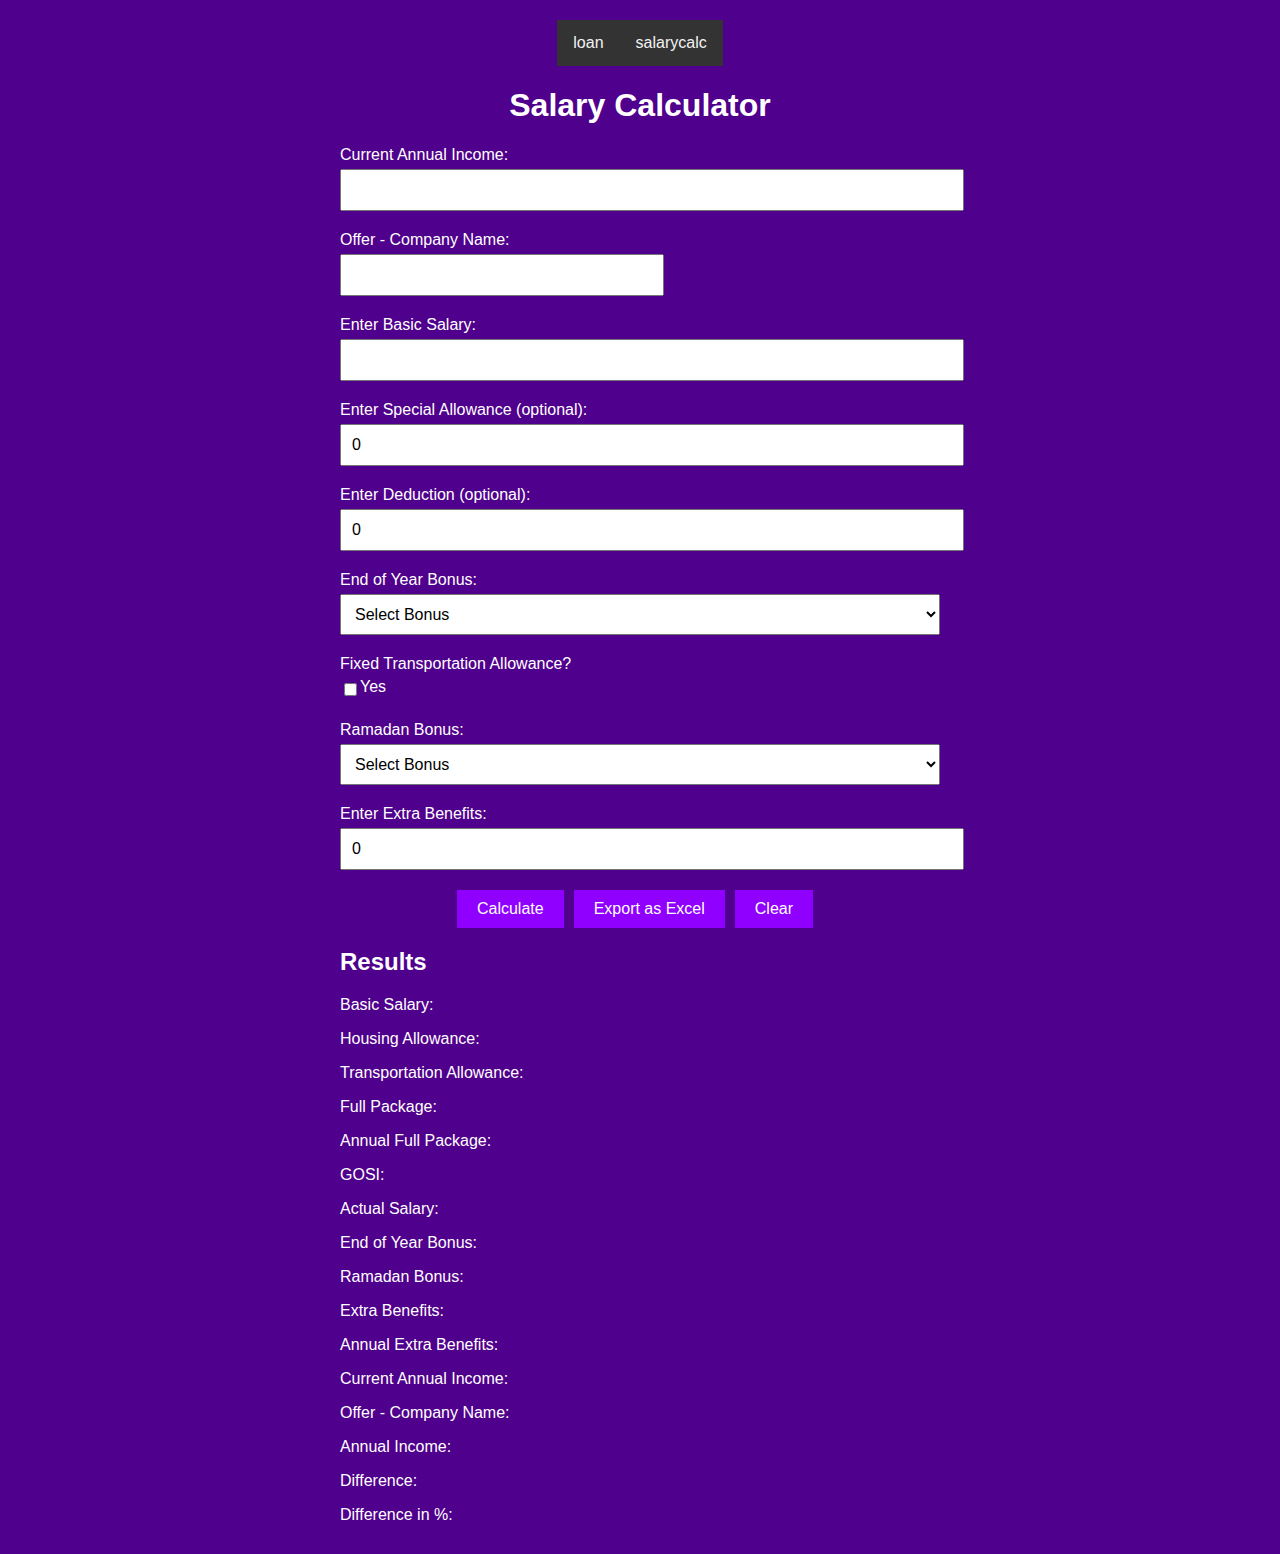
<file: salarycalc.html>
<!DOCTYPE html>
<html>

<head>
  <title>Salary Calculator</title>
  <meta charset="UTF-8">
  <meta name="viewport" content="width=device-width, initial-scale=1.0">
  <style>
    
    body {
      background-color: #4f008c;
      color: white;
      font-family: Arial, sans-serif;
      margin: 0;
      padding: 20px;
    }
    .navbar {
        overflow: hidden;
        background-color: #333;
        display: flex;
        justify-content: flex-start;
        align-items: center;
    }
    .navbar a {
        float: left;
        display: block;
        color: #f2f2f2;
        text-align: center;
        padding: 14px 16px;
        text-decoration: none;
    }
    .navbar a:hover {
        background-color: #ddd;
        color: black;
    }
    h1 {
      text-align: center;
    }

    .form-container {
      width: 100%;
      max-width: 600px;
      margin: 0 auto;
    }

    .form-group {
      margin-bottom: 20px;
    }

    .form-group label {
      display: block;
      margin-bottom: 5px;
    }

    .form-group input[type="number"],
    .form-group select {
      width: 100%;
      max-width: 200px;
      padding: 10px;
      font-size: 16px;
    }

    .form-group .checkbox-group {
      display: flex;
      align-items: center;
    }

    .form-group .checkbox-group label {
      margin-right: 10px;
    }

    .button-container {
      text-align: center;
      margin-top: 20px;
    }

    .button-container button {
      background-color: #8f00ff;
      color: white;
      border: none;
      padding: 10px 20px;
      font-size: 16px;
      cursor: pointer;
      margin-right: 10px;
    }

    .button-container button:hover {
      background-color: #6a00b8;
    }

    .results-container {
      margin-top: 40px;
    }

    .results-container h2 {
      margin-top: 0;
    }

    .results-container p {
      margin-bottom: 10px;
    }

    /* Media Queries */
    @media (min-width: 600px) {
      body {
        display: flex;
        flex-direction: column;
        align-items: center;
      }

      .form-group input[type="number"],
      .form-group select {
        max-width: 100%;
      }

      .button-container {
        display: flex;
        justify-content: center;
      }

      .results-container {
        margin-top: 20px;
      }

      .form-group.input-text {
        margin-bottom: 20px;
      }

      .form-group.input-text label {
        display: block;
        margin-bottom: 5px;
      }

      .form-group.input-text input[type="text"] {
        width: 100%;
        max-width: 300px;
        /* You can adjust this value as needed */
        padding: 10px;
        font-size: 16px;
      }
  </style>
  <!-- Assuming the file is in a "js" folder within your project -->
  <script src="js/xlsx.full.min.js"></script>


</head>

<body>
  <div class="navbar">
    <a href="./loan.html">loan</a>
    <a href="./salarycalc.html">salarycalc</a>
</div>
  <h1>Salary Calculator</h1>



  <div class="form-container">


    <div class="form-group input-text">
      <label for="currentAnnualIncome">Current Annual Income:</label>
      <input type="number" id="currentAnnualIncome" name="currentAnnualIncome" maxlength="10">
    </div>

    <div class="form-group input-text">
      <label for="offerCompanyName">Offer - Company Name:</label>
      <input type="text" id="offerCompanyName" name="offerCompanyName" maxlength="50">
    </div>

    <div class="form-group">
      <label for="basic">Enter Basic Salary:</label>
      <input type="number" id="basic" name="basic" maxlength="10">
    </div>

    <div class="form-group">
      <label for="specialAllowance">Enter Special Allowance (optional):</label>
      <input type="number" id="specialAllowance" name="specialAllowance" value="0" maxlength="10">
    </div>

    <div class="form-group">
      <label for="deduction">Enter Deduction (optional):</label>
      <input type="number" id="deduction" name="deduction" value="0" maxlength="10">
    </div>

    <div class="form-group">
      <label for="endOfYearBonus">End of Year Bonus:</label>
      <select id="endOfYearBonus" name="endOfYearBonus">
        <option value="0">Select Bonus</option>
        <option value="1">x1</option>
        <option value="2">x2</option>
        <option value="3">x3</option>
        <option value="4">x4</option>
        <option value="5">x5</option>
        <option value="6">x6</option>
      </select>
    </div>

    <div class="form-group">
      <label for="transportationFixed">Fixed Transportation Allowance?</label>
      <div class="checkbox-group">
        <input type="checkbox" id="transportationFixed" name="transportationFixed">
        <label for="transportationFixed">Yes</label>
      </div>
    </div>

    <div class="form-group input-dropdown">
      <label for="ramadanBonusMultiplier">Ramadan Bonus:</label>
      <select id="ramadanBonusMultiplier" name="ramadanBonusMultiplier">
        <option value="0">Select Bonus</option>
        <option value="1">x1</option>
        <option value="2">x2</option>
        <option value="3">x3</option>
        <option value="4">x4</option>
      </select>
    </div>


    <div class="form-group">
      <label for="extraBenefits">Enter Extra Benefits:</label>
      <input type="number" id="extraBenefits" name="extraBenefits" value="0" maxlength="10">
    </div>


    <!-- Add an additional button for Excel export -->
    <div class="button-container">
      <button onclick="calculate()">Calculate</button>
      <button onclick="exportExcel()">Export as Excel</button>
      <!--  <button onclick="exportCSV()">Export as CSV</button>
      <button onclick="exportJSON()">Export as JSON</button>
      <button onclick="exportXML()">Export as XML</button>
      <button onclick="exportText()">Export as Text</button>  -->
      <button onclick="clearFields()">Clear</button>
    </div>

    <div class="results-container">
      <h2>Results</h2>
      <p id="basicResult">Basic Salary: </p>
      <p id="housing">Housing Allowance: </p>
      <p id="transportation">Transportation Allowance: </p>
      <p id="fullPackage">Full Package: </p>
      <p id="analFullPackage">Annual Full Package: </p>
      <p id="gosi">GOSI: </p>
      <p id="actualSalary">Actual Salary: </p>
      <p id="endOfYearBonusResult">End of Year Bonus: </p>
      <p id="ramadanBonus">Ramadan Bonus: </p>
      <p id="extraBenefitsResult">Extra Benefits: </p>
      <p id="annualExtraBenefitsResult">Annual Extra Benefits: </p>
      <p id="currentAnnualIncomeResult">Current Annual Income: </p>
      <p id="offerCompanyNameResult">Offer - Company Name: </p>
      <p id="annualIncome">Annual Income: </p>
      <p id="incomeDifference">Difference: </p>
	  <p id="differencePercentage">Difference in %: </p>

    </div>

    <script>

      function calculate() {
        // Get the user input
        let basic = parseFloat(document.getElementById('basic').value);
        let specialAllowance = parseFloat(document.getElementById('specialAllowance').value);
        let deduction = parseFloat(document.getElementById('deduction').value);
        let offerCompanyName = document.getElementById('offerCompanyName').value; // Get the value of the "Offer - Company Name" field

        // Get the selected end of year bonus factor
        let endOfYearBonusFactor = parseFloat(document.getElementById('endOfYearBonus').value);

        // Calculate allowances
        let housingAllowance = parseFloat((basic * 0.25).toFixed(2));

        let transportationAllowance = 0;
        if (document.getElementById('transportationFixed').checked) {
          transportationAllowance = 600;
        } else {
          transportationAllowance = parseFloat((basic * 0.10).toFixed(2));
        }

        // Calculate full package
        let fullPackage = basic + housingAllowance + transportationAllowance + specialAllowance;

        // Calculate Annual Full Package
        let annualFullPackage = fullPackage * 12;


        // Calculate GOSI
        let gosi = parseFloat(((basic + housingAllowance) * 0.0975).toFixed(2));

        // Calculate Actual Salary
        let actualSalary = fullPackage - gosi - deduction;

        // Calculate Ramadan Bonus and add to Annual Income 
        let ramadanBonusMultiplier = parseFloat(document.getElementById('ramadanBonusMultiplier').value);
        let ramadanBonus = basic * ramadanBonusMultiplier;

        // Calculate End of Year Bonus
        //        let endOfYearBonus = basic * endOfYearBonusFactor;
        let endOfYearBonus = basic * (isNaN(endOfYearBonusFactor) ? 0 : endOfYearBonusFactor);


        // Calculate Extra Benefits
        let extraBenefits = parseFloat(document.getElementById('extraBenefits').value);
        let annualExtraBenefits = extraBenefits * 12;

        // Calculate Annual Income
        let annualIncome = (actualSalary * 12) + ramadanBonus + endOfYearBonus;

        // Update Annual Income to include Annual Extra Benefits
        annualIncome += annualExtraBenefits;

        // Display the results with comma separators for thousands
        //document.getElementById('basic').innerHTML = "Basic Salary:" + Number(housingAllowance).toLocaleString();
        document.getElementById('basicResult').innerHTML = "Basic Salary: " + basic.toLocaleString();

        document.getElementById('basicResult').innerHTML = "Basic Salary: " + basic.toLocaleString(); // Display basic salary in the results

        document.getElementById('housing').innerHTML = "Housing Allowance: " + Number(housingAllowance).toLocaleString();
        document.getElementById('offerCompanyNameResult').innerHTML = "Offer - Company Name: " + offerCompanyName; // Display "Offer - Company Name" in the results

        document.getElementById('transportation').innerHTML = "Transportation Allowance: " + Number(transportationAllowance).toLocaleString();
        document.getElementById('fullPackage').innerHTML = "Full Package: " + fullPackage.toLocaleString();
        document.getElementById('analFullPackage').innerHTML = "Annual Full Package: " + annualFullPackage.toLocaleString();
        document.getElementById('gosi').innerHTML = "GOSI: " + Number(gosi).toLocaleString();
        document.getElementById('actualSalary').innerHTML = "Actual Salary: " + actualSalary.toLocaleString();
        document.getElementById('ramadanBonus').innerHTML = "Ramadan Bonus: " + ramadanBonus.toLocaleString();
        document.getElementById('endOfYearBonusResult').innerHTML = "End of Year Bonus: " + endOfYearBonus.toLocaleString();
        document.getElementById('extraBenefitsResult').innerHTML = "Extra Benefits: " + extraBenefits.toLocaleString();
        document.getElementById('annualExtraBenefitsResult').innerHTML = "Annual Extra Benefits: " + annualExtraBenefits.toLocaleString();
        document.getElementById('annualIncome').innerHTML = "Annual Income: " + annualIncome.toLocaleString();
        let currentIncome = parseFloat(document.getElementById('currentAnnualIncome').value);
        let difference = annualIncome - currentIncome;

        document.getElementById('currentAnnualIncomeResult').innerHTML = "Current Annual Income: " + currentIncome.toLocaleString();
        document.getElementById('incomeDifference').innerHTML = "Difference: " + difference.toLocaleString();
calculateDifferencePercentage();

      }

      function clearFields() {
        document.getElementById('offerCompanyName').value = ""; // Clear the "Offer - Company Name" field
        document.getElementById('offerCompanyNameResult').innerHTML = "Offer - Company Name: ";
        document.getElementById('basic').value = "";
        document.getElementById('basicResult').innerHTML = "Basic Salary: ";
        document.getElementById('specialAllowance').value = "0";
        document.getElementById('deduction').value = "0";
        document.getElementById('endOfYearBonus').value = "0";
        document.getElementById('transportationFixed').checked = false;
        document.getElementById('ramadanBonusMultiplier').value = "0";
        document.getElementById('housing').innerHTML = "Housing Allowance: ";
        document.getElementById('transportation').innerHTML = "Transportation Allowance: ";
        document.getElementById('fullPackage').innerHTML = "Full Package: ";
        document.getElementById('analFullPackage').innerHTML = "Annual Full Package: ";
        document.getElementById('gosi').innerHTML = "GOSI: ";
        document.getElementById('actualSalary').innerHTML = "Actual Salary: ";
        document.getElementById('ramadanBonus').innerHTML = "Ramadan Bonus: ";
        document.getElementById('endOfYearBonusResult').innerHTML = "End of Year Bonus: ";
        document.getElementById('extraBenefits').value = "0"; // Clear the "Extra Benefits" field
        document.getElementById('extraBenefitsResult').innerHTML = "Extra Benefits: ";
        document.getElementById('annualExtraBenefitsResult').innerHTML = "Annual Extra Benefits: ";
        document.getElementById('annualIncome').innerHTML = "Annual Income: ";
        document.getElementById('offerCompanyName').value = ""; // Clear the "Offer - Company Name" field
        document.getElementById('offerCompanyNameResult').innerHTML = "Offer - Company Name: ";
        document.getElementById('currentAnnualIncome').value = "";
        document.getElementById('currentAnnualIncomeResult').innerHTML = "Current Annual Income: ";
        document.getElementById('incomeDifference').innerHTML = "Difference: ";
        document.getElementById('differencePercentage').innerHTML = "Difference in %: ";
		
		
		




      }

function calculateDifferencePercentage() {
  let annualIncome = parseFloat(document.getElementById('annualIncome').innerText.split(": ")[1].replace(/,/g, ''));
  let currentAnnualIncome = parseFloat(document.getElementById('currentAnnualIncome').value);
  let difference = annualIncome - currentAnnualIncome;

  let differencePercentage = ((difference / currentAnnualIncome) * 100).toFixed(2);
  document.getElementById('differencePercentage').innerHTML = "Difference in %: " + differencePercentage + "%";
}


      //export code here


      // excel start
      function exportExcel() {
        // Create a new workbook
        let workbook = XLSX.utils.book_new();

        // Create a custom worksheet without headers
        let worksheet = XLSX.utils.aoa_to_sheet([

          ["Basic Allowance", getValueExcel('basicResult')],
          ["Housing Allowance", getValueExcel('housing')],
          ["Transportation Allowance", getValueExcel('transportation')],
          ["Full Package", getValueExcel('fullPackage')],
          ["Annual Full Package", getValueExcel('analFullPackage')],
          ["GOSI", getValueExcel('gosi')],
          ["Actual Salary", getValueExcel('actualSalary')],
          ["Ramadan Bonus", getValueExcel('ramadanBonus')],
          ["End of Year Bonus", getValueExcel('endOfYearBonusResult')],
          ["Extra Benefits", getValueExcel('extraBenefitsResult')],
          ["Annual Extra Benefits", getValueExcel('annualExtraBenefitsResult')],
          ["Current Annual Income", getValueExcel('currentAnnualIncomeResult')],
          ["Offer - Company Name", getCompanyName()],
          ["Annual Income", getValueExcel('annualIncome')],
          ["Difference", getValueExcel('incomeDifference')]


        ]);

        // Add the worksheet to the workbook
        XLSX.utils.book_append_sheet(workbook, worksheet, "Salary Calculator");

        // Generate an XLSX file
        let excelBlob = new Blob([s2ab(XLSX.write(workbook, { type: "binary" }))], { type: "application/octet-stream" });

        // Create a temporary link element
        let link = document.createElement("a");
        link.setAttribute("href", URL.createObjectURL(excelBlob));
        link.setAttribute("download", "Salary Calculator" + " - " + getCompanyName() + ".xlsx");
        document.body.appendChild(link);

        // Simulate a click on the link to trigger the download
        link.click();

        // Remove the temporary link element from the document
        document.body.removeChild(link);
      }

      function s2ab(s) {
        let buf = new ArrayBuffer(s.length);
        let view = new Uint8Array(buf);
        for (let i = 0; i < s.length; i++) {
          view[i] = s.charCodeAt(i) & 0xFF;
        }
        return buf;
      }
      function getValueExcel(id) {
        // Get the value from the element with the specified ID
        let value = document.getElementById(id).innerText;

        // Extract the part after the colon (the actual value)
        value = value.split(":")[1].trim();
        return value;
      }

      function getCompanyName() {
        // Get the value from the element with the specified ID
        let companyName = document.getElementById('offerCompanyName').value;

        // Check if the value contains a comma and enclose it in double quotes
        if (companyName.includes(",")) {
          companyName = '"' + companyName + '"';
        }

        return companyName;
      }
      // excel end



      function toggleRamadanBonusMultiplier() {
        let multiplierGroup = document.getElementById('ramadanBonusMultiplierGroup');
        let checkbox = document.getElementById('ramadanBonusOption');

        if (checkbox.checked) {
          multiplierGroup.style.display = 'block';
        } else {
          multiplierGroup.style.display = 'none';
        }
      }



    </script>

    <!-- Include the SheetJS library -->

</body>

</html>
</file>
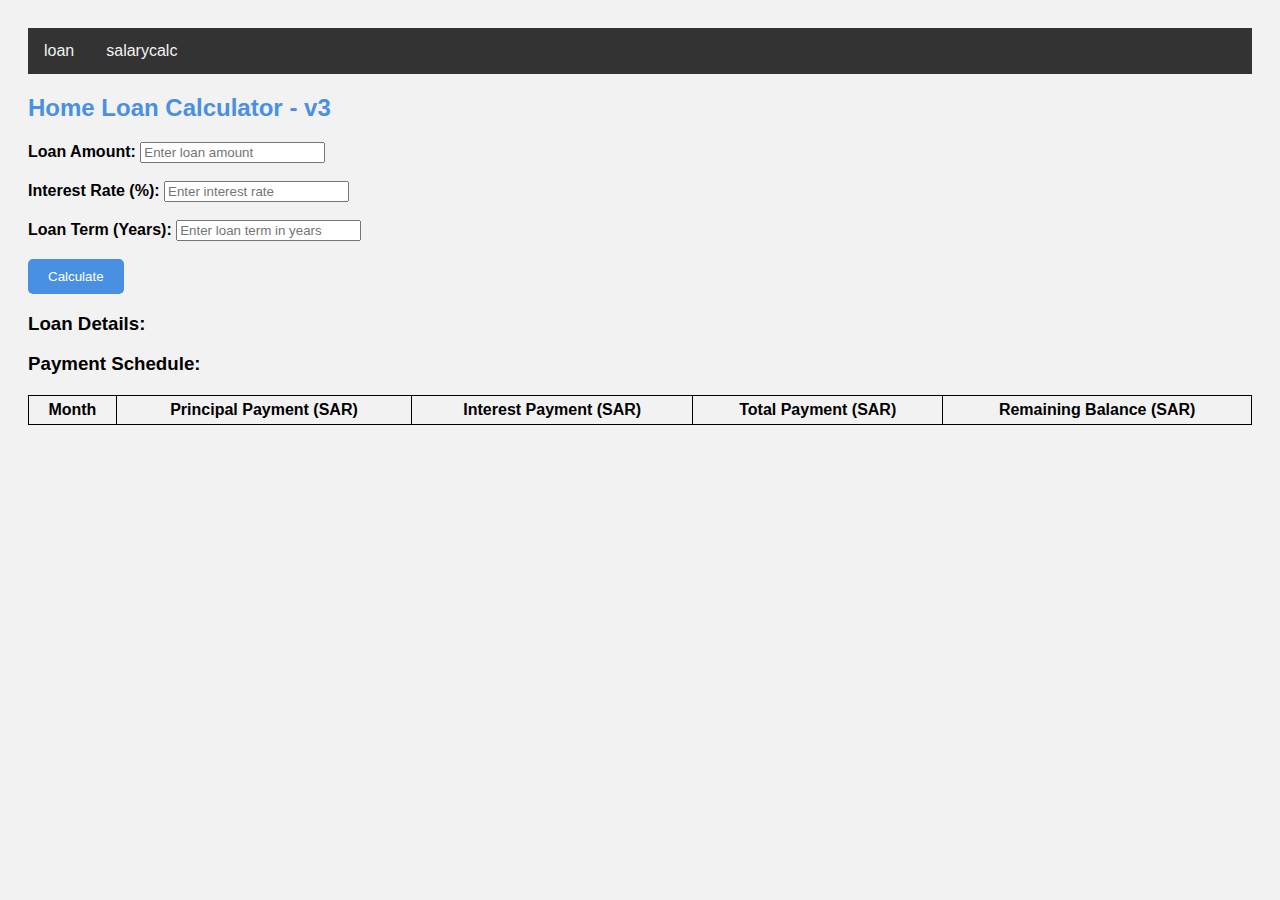
<file: loan/loan.html>
<!DOCTYPE html>
<html>
<head>
  <title>Home Loan Calculator</title>
  <style>
    body {
      font-family: Arial, sans-serif;
      padding: 20px;
      background-color: #f2f2f2;
    }

    .navbar {
          overflow: hidden;
          background-color: #333;
          display: flex;
          justify-content: flex-start;
          align-items: center;
      }
      .navbar a {
          float: left;
          display: block;
          color: #f2f2f2;
          text-align: center;
          padding: 14px 16px;
          text-decoration: none;
      }
      .navbar a:hover {
          background-color: #ddd;
          color: black;
      }

    h2 {
      color: #4a90e2;
    }
    label {
      font-weight: bold;
    }
    table, th, td {
      border: 1px solid black;
      border-collapse: collapse;
    }
    th, td {
      padding: 5px;
      text-align: center;
    }
    #paymentTable {
      width: 100%;
      margin-top: 20px;
    }
    button {
      background-color: #4a90e2;
      color: white;
      padding: 10px 20px;
      border: none;
      border-radius: 5px;
      cursor: pointer;
    }
  </style>
</head>
<body>
  <div class="navbar">
    <a href="./loan.html">loan</a>
    <a href="./salarycalc.html">salarycalc</a>
</div>
  <h2>Home Loan Calculator - v3</h2>
  <label for="amount">Loan Amount:</label>
  <input type="text" id="amount" placeholder="Enter loan amount" oninput="formatInput('amount')" /><br/><br/>
  <label for="rate">Interest Rate (%):</label>
  <input type="text" id="rate" placeholder="Enter interest rate" oninput="formatInput('rate')" /><br/><br/>
  <label for="years">Loan Term (Years):</label>
  <input type="text" id="years" placeholder="Enter loan term in years" oninput="formatInput('years')" /><br/><br/>
  <button onclick="calculate()">Calculate</button>
  <h3>Loan Details:</h3>
  <p id="output"></p>
  <h3>Payment Schedule:</h3>
  <table id="paymentTable">
    <thead>
      <tr>
        <th>Month</th>
        <th>Principal Payment (SAR)</th>
        <th>Interest Payment (SAR)</th>
        <th>Total Payment (SAR)</th>
        <th>Remaining Balance (SAR)</th>
      </tr>
    </thead>
    <tbody id="paymentBody"></tbody>
    <tfoot id="paymentFooter"></tfoot>
  </table>
  <script>
    function formatNumber(n) {
      return n.toLocaleString('en-US', {minimumFractionDigits: 2, maximumFractionDigits: 2});
    }

    function formatInput(id) {
      var input = document.getElementById(id);
      var value = input.value.replace(/,/g, '');
      input.value = parseFloat(value).toLocaleString('en-US');
    }
	  
    function formatInput(input) {
    var input = document.getElementById(id);
    var value = input.value.replace(/,/g, '');
    if (!isNaN(value) && value >= 0 && value <= 100) {
        input.value = parseFloat(value).toFixed(2);
    } else {
        input.value = "";
    }
}


 


    
	
	
	function calculate() {
    var loanAmount = parseFloat(document.getElementById("amount").value.replace(/,/g, ''));
    var interestRate = parseFloat(document.getElementById("rate").value.replace(/,/g, '')) / 100;
    var loanTerm = parseFloat(document.getElementById("years").value.replace(/,/g, ''));

    var fees = Math.min(loanAmount * 0.01, 5000);
    var vat = fees * 0.05;
    var totalFees = fees + vat;

    var totalInterest = loanAmount * interestRate * loanTerm;
    var totalRepayment = loanAmount + totalInterest;
    
    var monthlyPayment = totalRepayment / (loanTerm * 12);
    var remainingInterest = totalInterest;

    var tableBody = document.getElementById("paymentBody");
    tableBody.innerHTML = "";
    var remainingBalance = totalRepayment;

    for (var i = 1; i <= loanTerm * 12; i++) {
        var interestPaymentForThisMonth = Math.min(remainingInterest, remainingBalance * (interestRate / 12));
        var principalPaymentForThisMonth = monthlyPayment - interestPaymentForThisMonth;

        if (remainingInterest <= 0) {
            principalPaymentForThisMonth = monthlyPayment;
            interestPaymentForThisMonth = 0;
        }

        remainingInterest -= interestPaymentForThisMonth;
        remainingBalance -= monthlyPayment;

        var row = "<tr><td>" + i + "</td><td>SAR " + formatNumber(principalPaymentForThisMonth) + "</td><td>SAR " + formatNumber(interestPaymentForThisMonth) + "</td><td>SAR " + formatNumber(monthlyPayment) + "</td><td>SAR " + formatNumber(remainingBalance) + "</td></tr>";
        tableBody.innerHTML += row;
    }

    document.getElementById("output").innerHTML = "Original Loan Amount: SAR " + formatNumber(loanAmount) + 
    "<br>Interest Rate: " + (interestRate * 100).toFixed(2) + "%" + 
    "<br>Monthly Payment: SAR " + formatNumber(monthlyPayment) + 
    "<br>Fees: SAR " + formatNumber(fees) + 
    "<br>VAT: SAR " + formatNumber(vat) + 
    "<br>Total Fees: SAR " + formatNumber(totalFees) +
    "<br>Total Principal Payment: SAR " + formatNumber(loanAmount) +
    "<br>Total Interest Payment: SAR " + formatNumber(totalInterest) +
    "<br>Total Payments (Principal + Interest): SAR " + formatNumber(totalRepayment);
}







  </script>
</body>
</html>
</file>
<file: buyout-loan/styles.css>
body {
    font-family: Arial, sans-serif;
    background-color: #f4f4f4;
    margin: 0;
    padding: 0;
}

.container {
    max-width: 800px;
    margin: 0 auto;
    padding: 20px;
    background-color: #fff;
    box-shadow: 0 0 10px rgba(0, 0, 0, 0.1);
    border-radius: 8px;
}

h1, h2, h3 {
    color: #333;
}

.input-section, .result-section {
    margin-bottom: 20px;
}

label {
    display: block;
    margin-bottom: 5px;
    font-weight: bold;
    color: #555;
}

input[type="text"], input[type="number"] {
    width: 100%;
    padding: 10px;
    margin-bottom: 15px;
    border: 1px solid #ccc;
    border-radius: 4px;
    font-size: 16px;
}

input[readonly] {
    background-color: #e9ecef;
    cursor: not-allowed;
}

.radio-buttons {
    margin-bottom: 15px;
}

.radio-buttons label {
    display: block;
    margin-bottom: 5px;
    font-weight: normal;
}

.money-needed button {
    padding: 10px 15px;
    background-color: #007bff;
    color: #fff;
    border: none;
    border-radius: 4px;
    cursor: pointer;
    margin-bottom: 10px;
}

.money-needed button:hover {
    background-color: #0056b3;
}

.results input {
    background-color: #f9f9f9;
    border: 1px solid #ddd;
}

.input-summary {
    margin-bottom: 20px;
    padding: 10px;
    background-color: #f9f9f9;
    border: 1px solid #ddd;
    border-radius: 4px;
}

.input-summary div {
    margin-bottom: 10px;
    font-size: 14px;
    color: #555;
}

#copyToCsv {
    padding: 10px 15px;
    background-color: #28a745;
    color: #fff;
    border: none;
    border-radius: 4px;
    cursor: pointer;
    margin-top: 20px;
    font-size: 16px;
}

#copyToCsv:hover {
    background-color: #218838;
}

.import-section {
    margin-top: 20px;
    padding: 10px;
    background-color: #f9f9f9;
    border: 1px solid #ddd;
    border-radius: 4px;
}

#importFileButton {
    padding: 10px 15px;
    background-color: #007bff;
    color: #fff;
    border: none;
    border-radius: 4px;
    cursor: pointer;
    font-size: 14px;
}

#importFileButton:hover {
    background-color: #0056b3;
}
</file>
<file: home-calc/styles.css>
body {
    font-family: Arial, sans-serif;
    background-color: #f4f4f4;
    margin: 0;
    padding: 20px;
    display: flex;
    justify-content: center;
    align-items: center;
    min-height: 100vh;
    box-sizing: border-box;
}

.calculator {
    background-color: #fff;
    padding: 20px;
    border-radius: 8px;
    box-shadow: 0 0 10px rgba(0, 0, 0, 0.1);
    width: 100%;
    max-width: 500px;
    box-sizing: border-box;
}

h1 {
    text-align: center;
    margin-bottom: 20px;
    font-size: 24px;
}

label {
    display: block;
    margin-bottom: 5px;
    font-size: 14px;
}

input[type="text"], input[type="number"] {
    width: 100%;
    padding: 8px;
    margin-bottom: 10px;
    border: 1px solid #ccc;
    border-radius: 4px;
    box-sizing: border-box;
    font-size: 14px;
}

button {
    width: 100%;
    padding: 10px;
    background-color: #28a745;
    color: white;
    border: none;
    border-radius: 4px;
    cursor: pointer;
    font-size: 16px;
}

button:hover {
    background-color: #218838;
}

#results {
    margin-top: 20px;
    font-size: 14px;
}

.result-item {
    margin-bottom: 10px;
}

.result-item strong {
    display: inline-block;
    width: 220px;
}

.dbr-green {
    background-color: green;
    color: white;
    padding: 5px;
    border-radius: 4px;
}

.dbr-yellow {
    background-color: yellow;
    color: black;
    padding: 5px;
    border-radius: 4px;
}

.dbr-orange {
    background-color: orange;
    color: white;
    padding: 5px;
    border-radius: 4px;
}

.dbr-red {
    background-color: red;
    color: white;
    padding: 5px;
    border-radius: 4px;
}

.sector-options {
    display: flex;
    gap: 10px;
    margin-bottom: 15px;
}

.sector-option {
    flex: 1;
    text-align: center;
    border: 2px solid #ccc;
    border-radius: 8px;
    padding: 10px;
    cursor: pointer;
    transition: all 0.3s ease;
}

.sector-option:hover {
    border-color: #28a745;
    background-color: #f0fff0;
}

.sector-option input[type="radio"] {
    display: none;
}

.sector-option span {
    font-size: 16px;
    color: #333;
}

.sector-option input[type="radio"]:checked + span {
    font-weight: bold;
    color: #28a745;
}

.import-export-buttons {
    margin-top: 20px;
    display: flex;
    gap: 10px;
}

.import-export-buttons button {
    padding: 10px;
    background-color: #007bff;
    color: white;
    border: none;
    border-radius: 4px;
    cursor: pointer;
    font-size: 14px;
    flex: 1;
}

.import-export-buttons button:hover {
    background-color: #0056b3;
}

@media (max-width: 600px) {
    h1 {
        font-size: 20px;
    }

    .calculator {
        padding: 15px;
    }

    input[type="text"], input[type="number"] {
        padding: 6px;
    }

    button {
        padding: 8px;
    }
}
</file>
<file: loan-calc/styles.css>
body {
    font-family: Arial, sans-serif;
    background-color: #f4f4f4;
    display: flex;
    justify-content: center;
    align-items: center;
    height: 100vh;
    margin: 0;
}

.calculator {
    background-color: #fff;
    padding: 20px;
    border-radius: 8px;
    box-shadow: 0 0 10px rgba(0, 0, 0, 0.1);
    width: 300px;
}

h1, h2 {
    text-align: center;
}

.input-group {
    margin-bottom: 15px;
}

label {
    display: block;
    margin-bottom: 5px;
    font-weight: bold;
}

input {
    width: 100%;
    padding: 8px;
    box-sizing: border-box;
    border: 1px solid #ccc;
    border-radius: 4px;
}

button {
    width: 100%;
    padding: 10px;
    background-color: #28a745;
    color: white;
    border: none;
    border-radius: 5px;
    cursor: pointer;
    font-size: 16px;
}

button:hover {
    background-color: #218838;
}

.results {
    margin-top: 20px;
}

.results p {
    margin: 8px 0;
    font-size: 14px;
    display: flex;
    justify-content: space-between;
}

.results span {
    font-weight: bold;
}
</file>
<file: loan-perc-calc/styles.css>
* {
    margin: 0;
    padding: 0;
    box-sizing: border-box;
    font-family: Arial, sans-serif;
  }
  
  body {
    background-color: #f4f4f9;
    color: #333;
    display: flex;
    justify-content: center;
    align-items: center;
    min-height: 100vh;
    padding: 20px;
  }
  
  .container {
    background: #fff;
    padding: 20px;
    border-radius: 8px;
    box-shadow: 0 4px 6px rgba(0, 0, 0, 0.1);
    max-width: 500px;
    width: 100%;
  }
  
  h1 {
    text-align: center;
    margin-bottom: 20px;
    color: #444;
  }
  
  .input-group {
    margin-bottom: 15px;
  }
  
  .input-group label {
    display: block;
    margin-bottom: 5px;
    font-weight: bold;
  }
  
  .input-group input {
    width: 100%;
    padding: 10px;
    border: 1px solid #ccc;
    border-radius: 4px;
    font-size: 16px;
  }
  
  button {
    width: 100%;
    padding: 10px;
    background-color: #007bff;
    color: #fff;
    border: none;
    border-radius: 4px;
    font-size: 16px;
    cursor: pointer;
  }
  
  button:hover {
    background-color: #0056b3;
  }
  
  .results {
    margin-top: 20px;
    padding: 15px;
    background-color: #f9f9f9;
    border-radius: 4px;
  }
  
  .results h2 {
    margin-bottom: 10px;
    color: #444;
  }
  
  .results p {
    margin-bottom: 10px;
    font-size: 16px;
  }
  
  .results span {
    font-weight: bold;
  }
</file>
<file: max-pl-calc/styles.css>
:root {
    --primary-color: #40826D;
    --secondary-color: #50C878;
    --accent-color: #E8F5E9;
    --background-color: #F5FDFA;
    --input-border: #B2DFDB;
    --warning-color: #C62828;
    --card-shadow: 0 4px 6px rgba(64, 130, 109, 0.1);
}

* {
    margin: 0;
    padding: 0;
    box-sizing: border-box;
}

body {
    font-family: 'Segoe UI', Tahoma, Geneva, Verdana, sans-serif;
    background: linear-gradient(135deg, var(--background-color) 0%, #FFFFFF 100%);
    display: flex;
    justify-content: center;
    align-items: center;
    min-height: 100vh;
    padding: 20px;
}

.container {
    width: 100%;
    max-width: 500px;
}

.calculator {
    background: white;
    border-radius: 15px;
    padding: 2rem;
    box-shadow: var(--card-shadow);
    border: 2px solid var(--primary-color);
    position: relative;
    overflow: hidden;
}

.calculator::before {
    content: "";
    position: absolute;
    top: 0;
    left: 0;
    right: 0;
    height: 4px;
    background: linear-gradient(90deg, var(--primary-color), var(--secondary-color));
}

.header {
    text-align: center;
    margin-bottom: 1.5rem;
}

.header h1 {
    color: var(--primary-color);
    font-size: 1.8rem;
    display: flex;
    align-items: center;
    gap: 0.8rem;
    justify-content: center;
    padding: 0.5rem 0;
}

.input-section {
    margin-bottom: 1.5rem;
}

.input-group {
    margin-bottom: 1.2rem;
}

label {
    display: block;
    margin-bottom: 0.5rem;
    color: var(--primary-color);
    font-weight: 600;
    font-size: 0.95rem;
}

.input-wrapper {
    position: relative;
}

input {
    width: 100%;
    padding: 0.9rem;
    border: 2px solid var(--input-border);
    border-radius: 8px;
    font-size: 1rem;
    transition: all 0.3s ease;
    background: #FFF;
}

input:focus {
    outline: none;
    border-color: var(--primary-color);
    box-shadow: 0 0 0 3px rgba(64, 130, 109, 0.2);
}

input[type="month"] {
    padding-right: 2.5rem;
    -webkit-appearance: none;
    appearance: none;
}

input[type="month"]::-webkit-calendar-picker-indicator {
    filter: invert(33%) sepia(40%) saturate(999%) hue-rotate(140deg);
}

.currency, .percentage {
    position: absolute;
    right: 15px;
    top: 50%;
    transform: translateY(-50%);
    color: var(--primary-color);
    font-weight: bold;
}

.note {
    font-size: 0.8rem;
    color: #666;
    margin-top: 0.3rem;
    font-style: italic;
}

.calculate-btn {
    width: 100%;
    padding: 1.1rem;
    background: linear-gradient(135deg, var(--primary-color), var(--secondary-color));
    color: white;
    border: none;
    border-radius: 8px;
    font-size: 1.1rem;
    font-weight: bold;
    cursor: pointer;
    transition: all 0.3s ease;
    margin-top: 1rem;
}

.calculate-btn:hover {
    transform: translateY(-2px);
    box-shadow: 0 5px 15px rgba(64, 130, 109, 0.3);
}

.results {
    margin-top: 2rem;
    background: var(--accent-color);
    border-radius: 12px;
    padding: 1.5rem;
}

.results h2 {
    color: var(--primary-color);
    margin-bottom: 1rem;
    display: flex;
    align-items: center;
    gap: 0.8rem;
}

.result-item {
    display: flex;
    justify-content: space-between;
    padding: 0.8rem 0;
    border-bottom: 1px solid var(--input-border);
}

.result-item:last-child {
    border-bottom: none;
}

.result-item span:last-child {
    color: var(--primary-color);
    font-weight: 600;
}

.highlight span:last-child {
    color: #2E7D32;
    font-size: 1.1rem;
}

@media (max-width: 480px) {
    .calculator {
        padding: 1.5rem;
    }
    
    .header h1 {
        font-size: 1.5rem;
    }
}
</file>
<file: monthly-expenses/styles.css>
body {
  font-family: Arial, sans-serif;
  background-color: #f4f4f4;
  margin: 0;
  padding: 20px;
}

.container {
  max-width: 800px;
  margin: 0 auto;
  background: #fff;
  padding: 20px;
  border-radius: 8px;
  box-shadow: 0 0 10px rgba(0, 0, 0, 0.1);
}

h1 {
  text-align: center;
  color: #333;
}

.controls {
  margin-bottom: 20px;
  display: flex;
  flex-wrap: wrap;
  gap: 10px;
}

input, button {
  padding: 10px;
  border: 1px solid #ccc;
  border-radius: 4px;
}

button {
  background-color: #28a745;
  color: white;
  cursor: pointer;
}

button:hover {
  background-color: #218838;
}

#globalTotals {
  margin-top: 10px;
  padding: 10px;
  background-color: #f9f9f9;
  border: 1px solid #ddd;
  border-radius: 4px;
  font-size: 16px;
}

.category, .subcategory {
  margin: 10px 0;
  padding: 10px;
  border: 1px solid #ddd;
  border-radius: 4px;
}

.category h2, .subcategory h3 {
  margin: 0 0 10px;
  color: #333;
}

.item {
  margin: 5px 0;
  padding: 5px;
  border: 1px solid #eee;
  border-radius: 4px;
  display: flex;
  justify-content: space-between;
  align-items: center;
}

.item-controls button {
  margin-left: 5px;
  padding: 5px 10px;
  font-size: 12px;
}

.total {
  font-weight: bold;
  margin-top: 10px;
}
</file>
<file: non-monthly-expenses/styles.css>
body {
  font-family: Arial, sans-serif;
  margin: 20px;
  background-color: #f9f9f9;
  color: #333;
}

.container {
  max-width: 800px;
  margin: 0 auto;
  padding: 20px;
  background-color: #fff;
  border-radius: 8px;
  box-shadow: 0 0 10px rgba(0, 0, 0, 0.1);
}

h1 {
  text-align: center;
  color: #28a745;
}

.add-category,
.import-export {
  margin-bottom: 20px;
  display: flex;
  gap: 10px;
}

.add-category input,
.import-export input {
  flex: 1;
  padding: 10px;
  border: 1px solid #ccc;
  border-radius: 4px;
}

button {
  padding: 10px 20px;
  background-color: #28a745;
  color: #fff;
  border: none;
  border-radius: 4px;
  cursor: pointer;
}

button:hover {
  background-color: #218838;
}

.category-box {
  border: 1px solid #ccc;
  padding: 10px;
  margin: 10px 0;
  border-radius: 4px;
}

.subcategory-box {
  margin-left: 20px;
  margin-top: 10px;
  border: 1px solid #ddd;
  padding: 10px;
  border-radius: 4px;
  background-color: #f5f5f5;
}

.item-box {
  margin-left: 40px;
  margin-top: 10px;
  display: flex;
  align-items: center;
  gap: 10px;
}

.item-box.done {
  opacity: 0.6;
  text-decoration: line-through;
}

.buttons {
  margin: 5px 0;
  display: flex;
  gap: 5px;
}

.totals {
  margin-top: 20px;
  font-size: 1.2em;
  text-align: right;
}

.subcategory-form,
.item-form,
.edit-form {
  margin-top: 10px;
  display: flex;
  gap: 10px;
  flex-wrap: wrap;
}

.subcategory-form input,
.item-form input,
.edit-form input {
  padding: 5px;
  border: 1px solid #ccc;
  border-radius: 4px;
  flex: 1 1 200px;
}

.edit-form input[type="date"] {
  flex: 0 1 180px;
}

.edit-form button {
  flex: 0 1 auto;
}

.edit-mode {
  background-color: #fff3cd;
}

.status-indicator {
  display: flex;
  gap: 5px;
  margin-left: auto;
  align-items: center;
}

.checkbox-wrapper {
  display: flex;
  align-items: center;
  gap: 5px;
}
</file>
<file: property-loan/styles.css>
* {
    margin: 0;
    padding: 0;
    box-sizing: border-box;
    font-family: Arial, sans-serif;
}

body {
    background-color: #f5f5f5;
    padding: 20px;
}

.container {
    max-width: 800px;
    margin: 0 auto;
    background: white;
    padding: 30px;
    border-radius: 10px;
    box-shadow: 0 0 10px rgba(0,0,0,0.1);
}

h1 {
    color: #2c3e50;
    text-align: center;
    margin-bottom: 30px;
}

.calculator {
    display: flex;
    flex-direction: column;
    gap: 20px;
}

.input-row {
    display: flex;
    gap: 20px;
    flex-wrap: wrap;
}

.input-group {
    flex: 1;
    min-width: 250px;
}

label {
    display: block;
    margin-bottom: 5px;
    color: #34495e;
    font-weight: bold;
}

input {
    width: 100%;
    padding: 10px;
    border: 1px solid #ddd;
    border-radius: 5px;
    font-size: 16px;
}

.input-container {
    position: relative;
}

.currency {
    position: absolute;
    right: 10px;
    top: 50%;
    transform: translateY(-50%);
    color: #7f8c8d;
}

button {
    background: #3498db;
    color: white;
    border: none;
    padding: 15px;
    border-radius: 5px;
    cursor: pointer;
    font-size: 16px;
    transition: background 0.3s;
}

button:hover {
    background: #2980b9;
}

.results {
    background: #f8f9fa;
    padding: 20px;
    border-radius: 5px;
    margin-top: 20px;
}

.result-item {
    display: flex;
    justify-content: space-between;
    margin: 10px 0;
    font-size: 16px;
}

.result-item span:first-child {
    color: #7f8c8d;
}

@media (max-width: 768px) {
    .input-row {
        flex-direction: column;
    }
    
    .input-group {
        min-width: 100%;
    }
    
    .container {
        padding: 15px;
    }
}
</file>
<file: total-dbr/styles.css>
* {
    box-sizing: border-box;
    margin: 0;
    padding: 0;
    font-family: Arial, sans-serif;
}

body {
    background-color: #f5f5f5;
    padding: 20px;
}

.container {
    max-width: 800px;
    margin: 0 auto;
    background: white;
    padding: 30px;
    border-radius: 10px;
    box-shadow: 0 0 10px rgba(0,0,0,0.1);
}

h1 {
    color: #2c3e50;
    margin-bottom: 30px;
    text-align: center;
}

.input-group {
    margin-bottom: 20px;
}

label {
    display: block;
    margin-bottom: 5px;
    color: #34495e;
    font-weight: bold;
}

input[type="number"] {
    width: 100%;
    padding: 10px;
    border: 1px solid #bdc3c7;
    border-radius: 5px;
    font-size: 16px;
}

.product-selector {
    display: flex;
    gap: 10px;
    margin-bottom: 20px;
}

select {
    flex: 1;
    padding: 10px;
    border: 1px solid #bdc3c7;
    border-radius: 5px;
}

button {
    padding: 10px 20px;
    background: #3498db;
    color: white;
    border: none;
    border-radius: 5px;
    cursor: pointer;
    transition: background 0.3s;
}

button:hover {
    background: #2980b9;
}

.calculate-btn {
    width: 100%;
    margin: 20px 0;
    padding: 15px;
    font-size: 16px;
}

.products-list {
    margin-bottom: 20px;
}

.product-item {
    background: #ecf0f1;
    padding: 15px;
    margin-bottom: 10px;
    border-radius: 5px;
    display: flex;
    flex-wrap: wrap;
    gap: 10px;
    align-items: center;
}

.product-item input {
    padding: 8px;
    border: 1px solid #bdc3c7;
    border-radius: 5px;
    width: 150px;
}

.remove-btn {
    background: #e74c3c;
    padding: 5px 10px;
}

.remove-btn:hover {
    background: #c0392b;
}

.results {
    background: #2ecc71;
    color: white;
    padding: 20px;
    border-radius: 5px;
    margin-top: 20px;
}

.money::after {
    content: " ﷼";
    margin-left: 3px;
}

.error {
    color: #e74c3c;
    margin: 10px 0;
    font-weight: bold;
}

.remaining-capacity {
    margin-top: 15px;
    padding: 15px;
    background: #ffffff33;
    border-radius: 5px;
}

@media (max-width: 768px) {
    .container {
        padding: 15px;
    }

    .product-selector {
        flex-direction: column;
    }

    button {
        width: 100%;
    }

    .product-item {
        flex-direction: column;
        align-items: stretch;
    }

    .product-item input {
        width: 100%;
    }
}
</file>
<file: Track Non-Monthly Expenses/styles.css>
body {
    font-family: Arial, sans-serif;
    margin: 20px;
    background-color: #f9f9f9;
    color: #333;
  }
  
  .container {
    max-width: 800px;
    margin: 0 auto;
    padding: 20px;
    background-color: #fff;
    border-radius: 8px;
    box-shadow: 0 0 10px rgba(0, 0, 0, 0.1);
  }
  
  h1 {
    text-align: center;
    color: #28a745;
  }
  
  .add-category,
  .import-export {
    margin-bottom: 20px;
    display: flex;
    gap: 10px;
  }
  
  .add-category input,
  .import-export input {
    flex: 1;
    padding: 10px;
    border: 1px solid #ccc;
    border-radius: 4px;
  }
  
  button {
    padding: 10px 20px;
    background-color: #28a745;
    color: #fff;
    border: none;
    border-radius: 4px;
    cursor: pointer;
  }
  
  button:hover {
    background-color: #218838;
  }
  
  .category-box {
    border: 1px solid #ccc;
    padding: 10px;
    margin: 10px 0;
    border-radius: 4px;
  }
  
  .subcategory-box {
    margin-left: 20px;
    margin-top: 10px;
  }
  
  .item-box {
    margin-left: 40px;
    margin-top: 10px;
  }
  
  .buttons {
    margin: 5px 0;
    display: flex;
    gap: 5px;
  }
  
  .totals {
    margin-top: 20px;
    font-size: 1.2em;
    text-align: right;
  }
</file>
